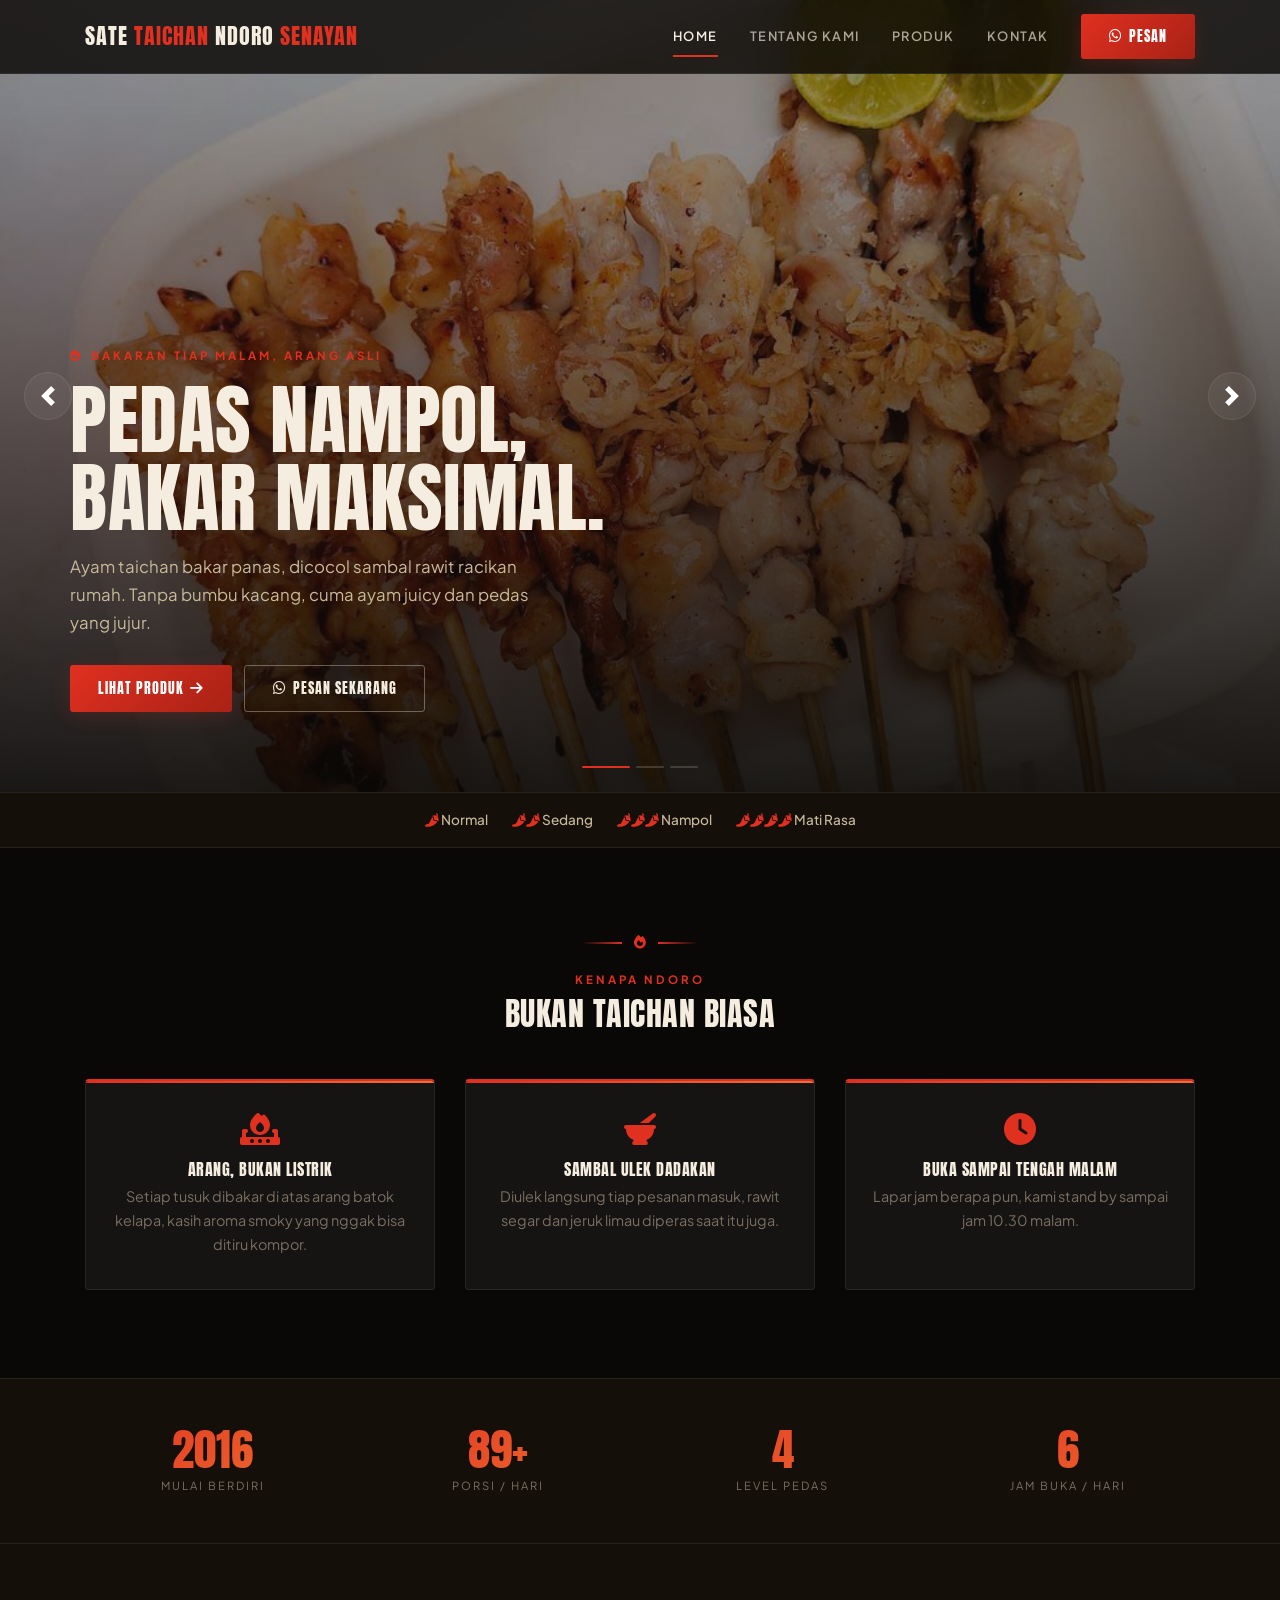
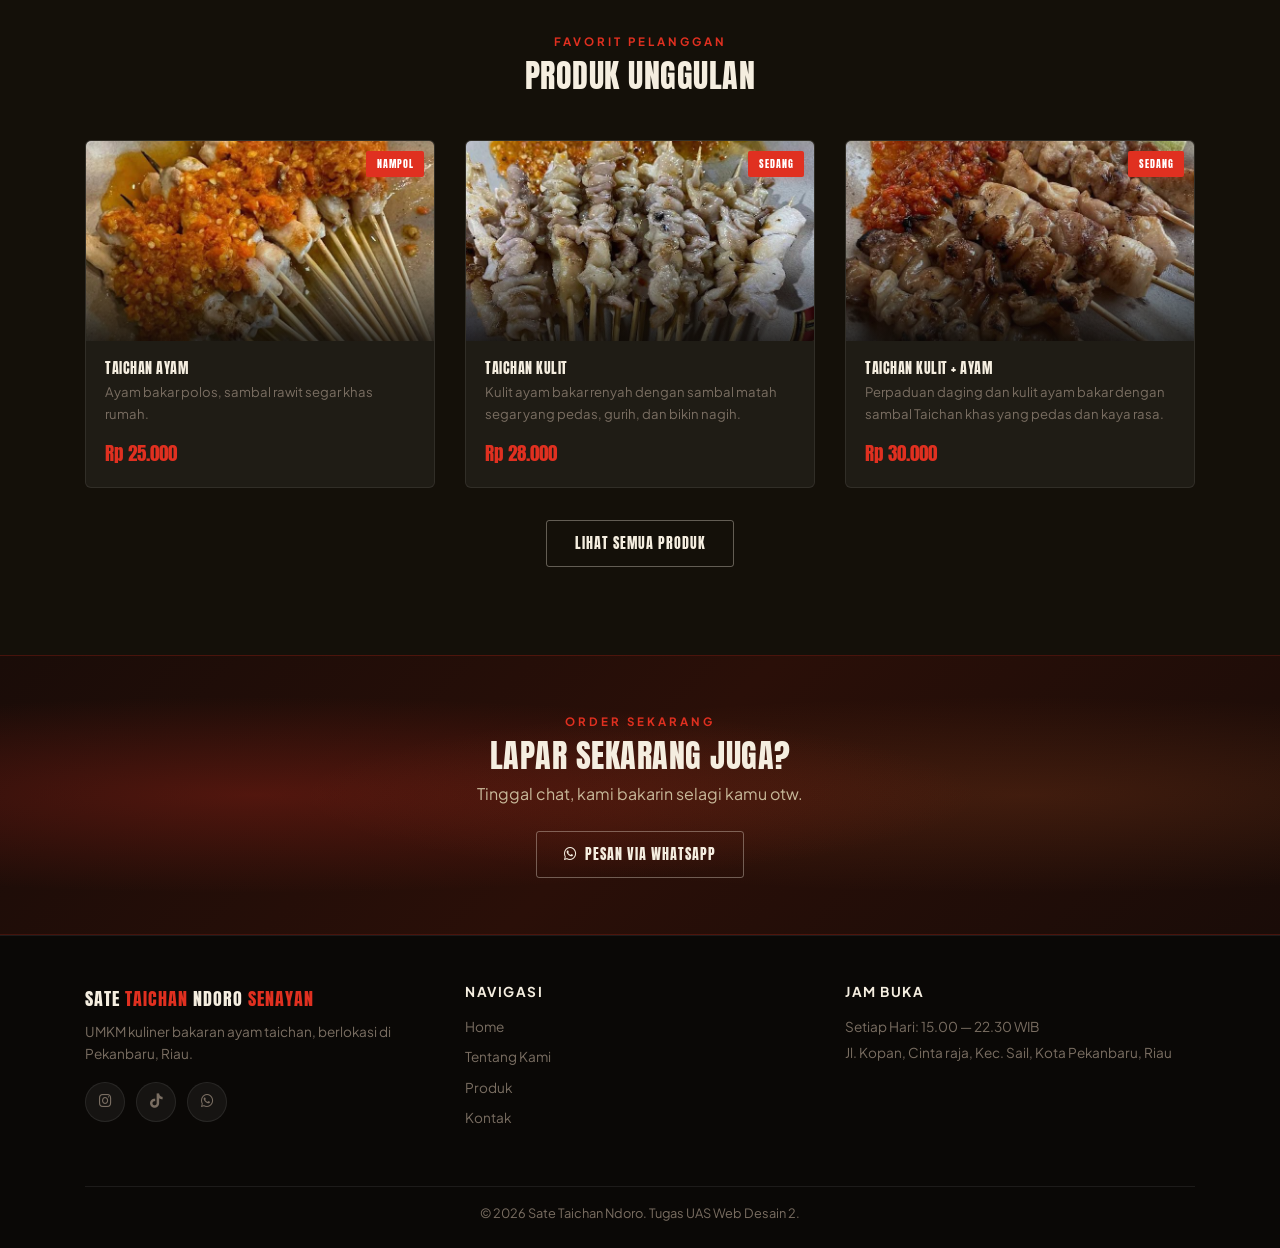
<file: index.html>
<!DOCTYPE html>
<html lang="id">
<head>
<meta charset="UTF-8">
<meta name="viewport" content="width=device-width, initial-scale=1.0">
<title>Sate Taichan Ndoro Senayan — Pedas Nampol, Bakar Maksimal</title>
<link rel="stylesheet" href="https://cdn.jsdelivr.net/npm/bootstrap@4.6.2/dist/css/bootstrap.min.css">
<link rel="stylesheet" href="https://cdnjs.cloudflare.com/ajax/libs/font-awesome/6.5.1/css/all.min.css">
<link rel="preconnect" href="https://fonts.googleapis.com">
<link href="https://fonts.googleapis.com/css2?family=Anton&family=Plus+Jakarta+Sans:wght@300;400;500;600;700;800&display=swap" rel="stylesheet">
<link rel="stylesheet" href="style.css">
</head>
<body>

<nav class="navbar navbar-expand-lg navbar-ndoro fixed-top" id="mainNav">
  <div class="container">
    <a class="navbar-brand" href="index.html">SATE <span>TAICHAN</span> NDORO <span>SENAYAN</span></a> 
    <button class="navbar-toggler" type="button" data-toggle="collapse" data-target="#navMenu">
      <span class="navbar-toggler-icon"></span>
    </button>
    <div class="collapse navbar-collapse" id="navMenu">
      <ul class="navbar-nav ml-auto align-items-lg-center">
        <li class="nav-item"><a class="nav-link active" href="index.html">Home</a></li>
        <li class="nav-item"><a class="nav-link" href="tentang.html">Tentang Kami</a></li>
        <li class="nav-item"><a class="nav-link" href="produk.html">Produk</a></li>
        <li class="nav-item"><a class="nav-link" href="kontak.html">Kontak</a></li>
        <li class="nav-item ml-lg-3">
          <a class="btn btn-bara btn-sm" href="https://wa.me/6285356181644" target="_blank"><i class="fab fa-whatsapp"></i> Pesan</a>
        </li>
      </ul>
    </div>
  </div>
</nav>

<!-- HERO CAROUSEL -->
<div id="heroCarousel" class="carousel slide hero-carousel" data-ride="carousel" data-interval="4500">
  <ol class="carousel-indicators">
    <li data-target="#heroCarousel" data-slide-to="0" class="active"></li>
    <li data-target="#heroCarousel" data-slide-to="1"></li>
    <li data-target="#heroCarousel" data-slide-to="2"></li>
  </ol>
  <div class="carousel-inner">
    <div class="carousel-item active" style="background-image:url(chan1.jpeg);">
      <div class="carousel-caption container">
        <div class="caption-inner">
          <div class="eyebrow mb-3"><i class="fas fa-fire mr-2"></i>Bakaran Tiap Malam, Arang Asli</div>
          <h1 class="display-hero mb-3">Pedas Nampol,<br>Bakar Maksimal.</h1>
          <p class="hero-sub">Ayam taichan bakar panas, dicocol sambal rawit racikan rumah. Tanpa bumbu kacang, cuma ayam juicy dan pedas yang jujur.</p>
          <div class="d-flex flex-wrap" style="gap:.75rem;">
            <a href="produk.html" class="btn btn-bara">Lihat Produk <i class="fas fa-arrow-right"></i></a>
            <a href="https://wa.me/6285356181644" target="blank" class="btn btn-outline-cream"><i class="fab fa-whatsapp"></i> Pesan Sekarang</a>
          </div>
        </div>
      </div>
    </div>
    <div class="carousel-item" style="background-image:url(chan2.jpeg);">
      <div class="carousel-caption container">
        <div class="caption-inner">
          <div class="eyebrow mb-3"><i class="fas fa-mortar-pestle mr-2"></i>Sambal Ulek Dadakan</div>
          <h1 class="display-hero mb-3">Sambal Racikan<br>Rumah Sendiri.</h1>
          <p class="hero-sub">Diulek langsung tiap pesanan masuk, pakai rawit segar dan jeruk limau asli.</p>
          <a href="produk.html" class="btn btn-bara">Lihat Produk <i class="fas fa-arrow-right"></i></a>
        </div>
      </div>
    </div>
    <div class="carousel-item" style="background-image:url(chan3.jpeg);">
      <div class="carousel-caption container">
        <div class="caption-inner">
          <div class="eyebrow mb-3"><i class="fas fa-clock mr-2"></i>Buka Sampai Jam 22.30 malam</div>
          <h1 class="display-hero mb-3">Lapar Malam?<br>Kami Siap Bakar.</h1>
          <p class="hero-sub">Buka tiap hari sampai jam setengah 11 malam, cocok buat begadang dan lembur.</p>
          <a href="kontak.html" class="btn btn-bara">Hubungi Kami <i class="fas fa-arrow-right"></i></a>
        </div>
      </div>
    </div>
  </div>
  <a class="carousel-control-prev" href="#heroCarousel" role="button" data-slide="prev"><span class="carousel-control-prev-icon"></span></a>
  <a class="carousel-control-next" href="#heroCarousel" role="button" data-slide="next"><span class="carousel-control-next-icon"></span></a>
</div>

<!-- SPICE STRIP -->
<div class="spice-strip py-3">
  <div class="container">
    <div class="d-flex justify-content-center flex-wrap" style="gap:1.5rem;">
      <span><i class="fas fa-pepper-hot text-ember"></i> Normal</span>
      <span><i class="fas fa-pepper-hot text-ember"></i><i class="fas fa-pepper-hot text-ember"></i> Sedang</span>
      <span><i class="fas fa-pepper-hot text-ember"></i><i class="fas fa-pepper-hot text-ember"></i><i class="fas fa-pepper-hot text-ember"></i> Nampol</span>
      <span><i class="fas fa-pepper-hot text-ember"></i><i class="fas fa-pepper-hot text-ember"></i><i class="fas fa-pepper-hot text-ember"></i><i class="fas fa-pepper-hot text-ember"></i> Mati Rasa</span>
    </div>
  </div>
</div>

<!-- KEUNGGULAN -->
<section class="section">
  <div class="container">
    <div class="text-center mb-5">
      <div class="skewer-divider"><span class="line"></span><i class="fas fa-fire"></i><span class="line"></span></div>
      <div class="eyebrow mb-2">Kenapa Ndoro</div>
      <h2 class="font-display" style="color:var(--cream)">Bukan Taichan Biasa</h2>
    </div>
    <div class="row">
      <div class="col-md-4 mb-4 mb-md-0">
        <div class="kartu-fitur text-center">
          <i class="fas fa-fire-burner d-block mb-3"></i>
          <h4 class="font-display">Arang, Bukan Listrik</h4>
          <p>Setiap tusuk dibakar di atas arang batok kelapa, kasih aroma smoky yang nggak bisa ditiru kompor.</p>
        </div>
      </div>
      <div class="col-md-4 mb-4 mb-md-0">
        <div class="kartu-fitur text-center">
          <i class="fas fa-mortar-pestle d-block mb-3"></i>
          <h4 class="font-display">Sambal Ulek Dadakan</h4>
          <p>Diulek langsung tiap pesanan masuk, rawit segar dan jeruk limau diperas saat itu juga.</p>
        </div>
      </div>
      <div class="col-md-4">
        <div class="kartu-fitur text-center">
          <i class="fas fa-clock d-block mb-3"></i>
          <h4 class="font-display">Buka Sampai Tengah Malam</h4>
          <p>Lapar jam berapa pun, kami stand by sampai jam 10.30 malam.</p>
        </div>
      </div>
    </div>
  </div>
</section>

<!-- STATISTIK -->
<div class="bg-coal py-5" style="border-top:1px solid var(--glass-border); border-bottom:1px solid var(--glass-border);">
  <div class="container">
    <div class="row text-center">
      <div class="col-6 col-md-3 mb-4 mb-md-0"><div class="stat-box"><div class="angka" data-target="2016" data-suffix="">2016</div><div class="label">Mulai Berdiri</div></div></div>
      <div class="col-6 col-md-3 mb-4 mb-md-0"><div class="stat-box"><div class="angka" data-target="200" data-suffix="+">200+</div><div class="label">Porsi / Hari</div></div></div>
      <div class="col-6 col-md-3"><div class="stat-box"><div class="angka" data-target="4" data-suffix="">4</div><div class="label">Level Pedas</div></div></div>
      <div class="col-6 col-md-3"><div class="stat-box"><div class="angka" data-target="8" data-suffix="">8</div><div class="label">Jam Buka / Hari</div></div></div>
    </div>
  </div>
</div>

<!-- PRODUK UNGGULAN -->
<section class="section bg-coal">
  <div class="container">
    <div class="text-center mb-5">
      <div class="eyebrow mb-2">Favorit Pelanggan</div>
      <h2 class="font-display" style="color:var(--cream)">Produk Unggulan</h2>
    </div>
    <div class="row">
      <div class="col-md-4 mb-4">
        <div class="kartu-menu">
          <div class="foto" style="background-image:url(ayam.jpeg);"><span class="badge-pedas">NAMPOL</span></div>
          <div class="isi"><h5 class="font-display">Taichan Ayam</h5><p>Ayam bakar polos, sambal rawit segar khas rumah.</p><span class="harga">Rp 25.000</span></div>
        </div>
      </div>
      <div class="col-md-4 mb-4">
        <div class="kartu-menu">
          <div class="foto" style="background-image:url(kulit.jpeg);"><span class="badge-pedas">SEDANG</span></div>
          <div class="isi"><h5 class="font-display">Taichan kulit</h5><p>Kulit ayam bakar renyah dengan sambal matah segar yang pedas, gurih, dan bikin nagih.</p><span class="harga">Rp 28.000</span></div>
        </div>
      </div>
      <div class="col-md-4 mb-4">
        <div class="kartu-menu">
          <div class="foto" style="background-image:url(campur.jpeg);"><span class="badge-pedas">SEDANG</span></div>
          <div class="isi"><h5 class="font-display">Taichan Kulit + Ayam</h5><p>Perpaduan daging dan kulit ayam bakar dengan sambal Taichan khas yang pedas dan kaya rasa.</p><span class="harga">Rp 30.000</span></div>
        </div>
      </div>
    </div>
    <div class="text-center mt-2">
      <a href="produk.html" class="btn btn-outline-cream">Lihat Semua Produk</a>
    </div>
  </div>
</section>

<!-- CTA -->
<section class="cta-banner py-5">
  <div class="container text-center py-2">
    <div class="eyebrow mb-2">Order Sekarang</div>
    <h3 class="font-display mb-2" style="font-size:2rem;">Lapar Sekarang Juga?</h3>
    <p class="mb-4" style="color:var(--cream-dim);">Tinggal chat, kami bakarin selagi kamu otw.</p>
    <a href="https://wa.me/6285356181644" target="_blank" class="btn btn-outline-cream"><i class="fab fa-whatsapp"></i> Pesan via WhatsApp</a>
  </div>
</section>

<!-- FOOTER -->
<footer class="footer-ndoro pt-5 pb-4">
  <div class="container">
    <div class="row">
      <div class="col-md-4 mb-4">
        <div class="footer-brand mb-2">SATE <span>TAICHAN</span> NDORO <span>SENAYAN</span></div>
        <p class="mb-3">UMKM kuliner bakaran ayam taichan, berlokasi di Pekanbaru, Riau.</p>
        <div class="sosial">
          <a href="https://www.instagram.com/taichanndorosenayan?igsh=OXV0dW5rdGIwYjVm"><i class="fab fa-instagram"></i></a>
          <a href="#"><i class="fab fa-tiktok"></i></a>
          <a href="https://wa.me/6285356181644" target="_blank"><i class="fab fa-whatsapp"></i></a>
        </div>
      </div>
      <div class="col-md-4 mb-4">
        <h5>Navigasi</h5>
        <ul class="list-unstyled">
          <li><a href="index.html">Home</a></li>
          <li><a href="tentang.html">Tentang Kami</a></li>
          <li><a href="produk.html">Produk</a></li>
          <li><a href="kontak.html">Kontak</a></li>
        </ul>
      </div>
      <div class="col-md-4 mb-4">
        <h5>Jam Buka</h5>
        <p class="mb-1">Setiap Hari: 15.00 — 22.30 WIB</p>
        <p>Jl. Kopan, Cinta raja, Kec. Sail, Kota Pekanbaru, Riau</p>
      </div>
    </div>
    <hr class="footer-hr">
    <p class="text-center mb-0" style="font-size:.8rem;">&copy; 2026 Sate Taichan Ndoro. Tugas UAS Web Desain 2.</p>
  </div>
</footer>

<button id="btnTop"><i class="fas fa-arrow-up"></i></button>

<script src="https://cdn.jsdelivr.net/npm/jquery@3.6.0/dist/jquery.min.js"></script>
<script src="https://cdn.jsdelivr.net/npm/bootstrap@4.6.2/dist/js/bootstrap.bundle.min.js"></script>
<script src="main.js"></script>
<script>
  // Navbar scroll effect
  window.addEventListener('scroll', function(){
    document.getElementById('mainNav').classList.toggle('scrolled', window.scrollY > 50);
  });
</script>
</body>
</html>
</file>
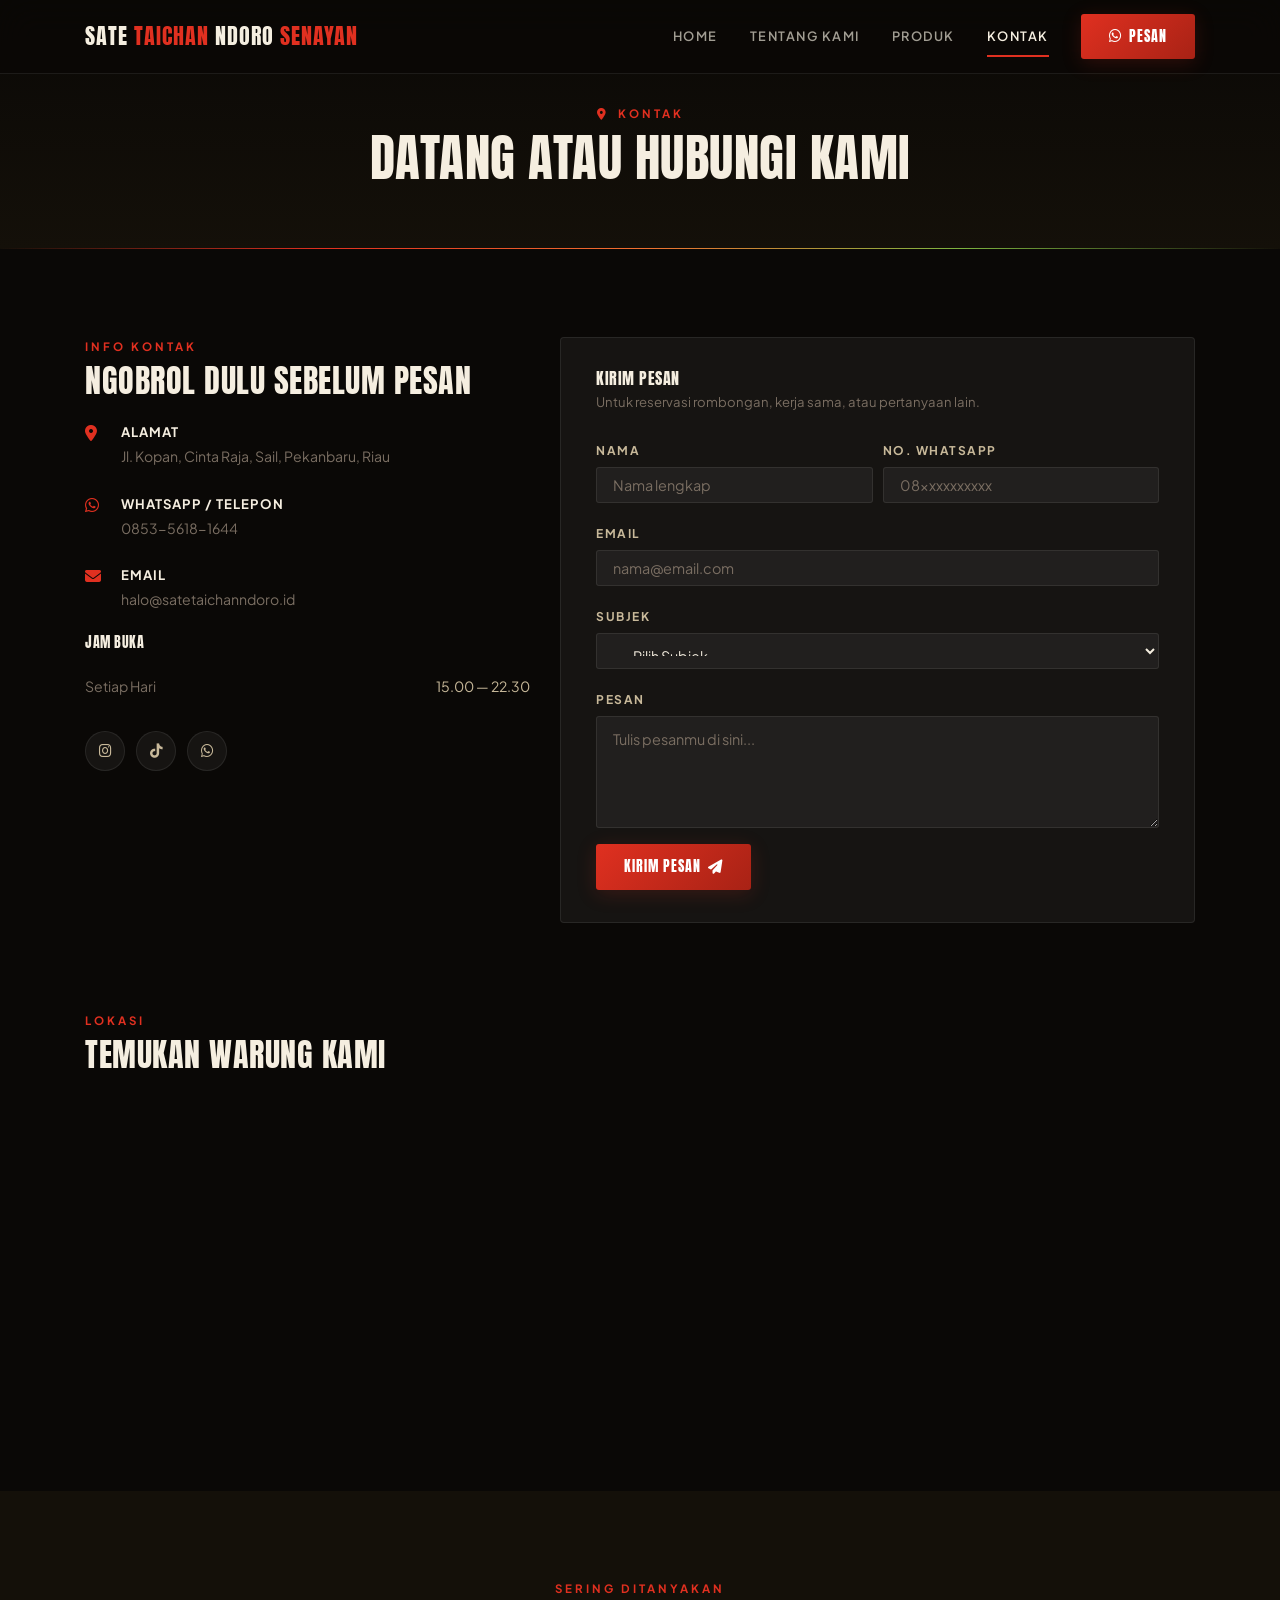
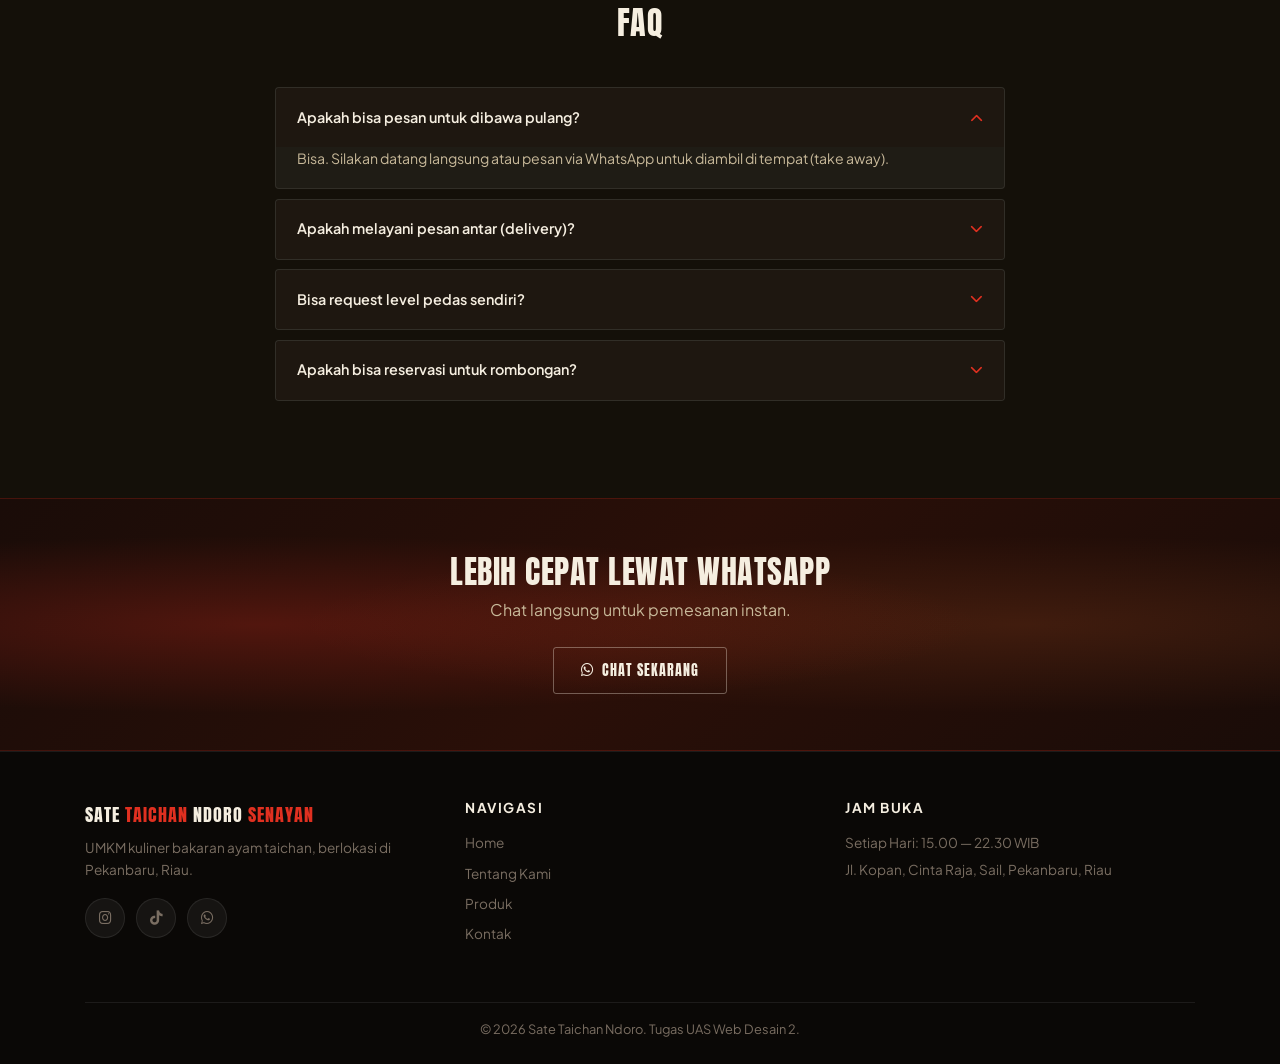
<file: kontak.html>
<!DOCTYPE html>
<html lang="id">
<head>
<meta charset="UTF-8">
<meta name="viewport" content="width=device-width, initial-scale=1.0">
<title>Kontak — Sate Taichan Ndoro Senayan</title>
<link rel="stylesheet" href="https://cdn.jsdelivr.net/npm/bootstrap@4.6.2/dist/css/bootstrap.min.css">
<link rel="stylesheet" href="https://cdnjs.cloudflare.com/ajax/libs/font-awesome/6.5.1/css/all.min.css">
<link href="https://fonts.googleapis.com/css2?family=Anton&family=Plus+Jakarta+Sans:wght@300;400;500;600;700;800&display=swap" rel="stylesheet">
<link rel="stylesheet" href="style.css">
</head>
<body>

<nav class="navbar navbar-expand-lg navbar-ndoro fixed-top" id="mainNav">
  <div class="container">
    <a class="navbar-brand" href="index.html">SATE <span>TAICHAN</span> NDORO <span>SENAYAN</span></a>
    <button class="navbar-toggler" type="button" data-toggle="collapse" data-target="#navMenu"><span class="navbar-toggler-icon"></span></button>
    <div class="collapse navbar-collapse" id="navMenu">
      <ul class="navbar-nav ml-auto align-items-lg-center">
        <li class="nav-item"><a class="nav-link" href="index.html">Home</a></li>
        <li class="nav-item"><a class="nav-link" href="tentang.html">Tentang Kami</a></li>
        <li class="nav-item"><a class="nav-link" href="produk.html">Produk</a></li>
        <li class="nav-item"><a class="nav-link active" href="kontak.html">Kontak</a></li>
        <li class="nav-item ml-lg-3"><a class="btn btn-bara btn-sm" href="https://wa.me/6285356181644" target="_blank"><i class="fab fa-whatsapp"></i> Pesan</a></li>
      </ul>
    </div>
  </div>
</nav>

<header class="page-header">
  <div class="container">
    <div class="eyebrow mb-2"><i class="fas fa-location-dot mr-1"></i> Kontak</div>
    <h1 class="font-display">Datang atau Hubungi Kami</h1>
  </div>
</header>

<section class="section">
  <div class="container">
    <div class="row">

      <!-- INFO KONTAK -->
      <div class="col-lg-5 mb-5 mb-lg-0 info-kontak">
        <div class="eyebrow mb-2">Info Kontak</div>
        <h2 class="font-display mb-4" style="color:var(--cream)">Ngobrol Dulu Sebelum Pesan</h2>

        <div class="d-flex mb-4">
          <i class="fas fa-location-dot text-ember mr-3"></i>
          <div><strong>Alamat</strong><p>Jl. Kopan, Cinta Raja, Sail, Pekanbaru, Riau</p></div>
        </div>
        <div class="d-flex mb-4">
          <i class="fab fa-whatsapp text-ember mr-3"></i>
          <div><strong>WhatsApp / Telepon</strong><p>0853-5618-1644</p></div>
        </div>
        <div class="d-flex mb-4">
          <i class="fas fa-envelope text-ember mr-3"></i>
          <div><strong>Email</strong><p>halo@satetaichanndoro.id</p></div>
        </div>

        <h5 class="font-display mb-3" style="color:var(--cream);font-size:.9rem;">Jam Buka</h5>
        <table class="table tabel-jam mb-4">
          <tbody>
            <tr><td>Setiap Hari</td><td class="text-right" style="color:var(--cream-dim);">15.00 — 22.30</td></tr>
          </tbody>
        </table>

        <div class="sosial">
          <a href="https://www.instagram.com/taichanndorosenayan?igsh=OXV0dW5rdGIwYjVm"><i class="fab fa-instagram"></i></a>
          <a href="#"><i class="fab fa-tiktok"></i></a>
          <a href="https://wa.me/6285356181644" target="_blank"><i class="fab fa-whatsapp"></i></a>
        </div>
      </div>

      <!-- FORM -->
      <div class="col-lg-7">
        <div class="kartu-visi" style="padding:2rem 2.2rem;">
          <h4 class="font-display mb-1" style="font-size:1rem;color:var(--cream);">Kirim Pesan</h4>
          <p style="color:var(--muted);font-size:.82rem;" class="mb-4">Untuk reservasi rombongan, kerja sama, atau pertanyaan lain.</p>

          <div id="formAlert" class="alert alert-success d-none" role="alert"></div>

          <form class="form-ndoro needs-validation" novalidate>
            <div class="form-row">
              <div class="form-group col-md-6">
                <label>Nama</label>
                <input type="text" class="form-control" placeholder="Nama lengkap" required>
                <div class="invalid-feedback">Nama wajib diisi.</div>
              </div>
              <div class="form-group col-md-6">
                <label>No. WhatsApp</label>
                <input type="tel" class="form-control" pattern="[0-9]{9,15}" placeholder="08xxxxxxxxxx" required>
                <div class="invalid-feedback">Masukkan Nomor yang valid.</div>
              </div>
            </div>
            <div class="form-group">
              <label>Email</label>
              <input type="email" class="form-control" placeholder="nama@email.com" required>
              <div class="invalid-feedback">Masukkan email yang valid.</div>
            </div>
            <div class="form-group">
              <label>Subjek</label>
              <select class="form-control" required>
                <option value="">-- Pilih Subjek --</option>
                <option>Reservasi Rombongan</option>
                <option>Kerja Sama / Kemitraan</option>
                <option>Saran &amp; Masukan</option>
                <option>Lainnya</option>
              </select>
              <div class="invalid-feedback">Pilih subjek pesan.</div>
            </div>
            <div class="form-group">
              <label>Pesan</label>
              <textarea class="form-control" rows="4" placeholder="Tulis pesanmu di sini..." required minlength="10"></textarea>
              <div class="invalid-feedback">Pesan minimal 10 karakter.</div>
            </div>
            <button type="submit" class="btn btn-bara">Kirim Pesan <i class="fas fa-paper-plane"></i></button>
          </form>
        </div>
      </div>

    </div>
  </div>
</section>

<!-- PETA -->
<section class="pb-5">
  <div class="container">
    <div class="eyebrow mb-2">Lokasi</div>
    <h2 class="font-display mb-4" style="color:var(--cream)">Temukan Warung Kami</h2>
    <div class="peta-wrap">
      <iframe src="https://www.google.com/maps/embed?pb=!1m18!1m12!1m3!1d3989.6611085184786!2d101.45178397576386!3d0.5086336637005134!2m3!1f0!2f0!3f0!3m2!1i1024!2i768!4f13.1!3m3!1m2!1s0x31d5af60c9c2a3cd%3A0xf2dd821386316a8c!2sTAICHAN%20NDORO%20SENAYAN!5e0!3m2!1sid!2sid!4v1784093912926!5m2!1sid!2sid" width="600" height="450" style="border:0;" allowfullscreen="" loading="lazy" referrerpolicy="strict-origin-when-cross-origin"></iframe>
    </div>
  </div>
</section>

<!-- FAQ ACCORDION -->
<section class="section bg-coal">
  <div class="container">
    <div class="text-center mb-5">
      <div class="eyebrow mb-2">Sering Ditanyakan</div>
      <h2 class="font-display" style="color:var(--cream)">FAQ</h2>
    </div>
    <div class="row">
      <div class="col-lg-8 mx-auto">
        <div id="accordionFAQ">
          <div class="card card-faq">
            <div class="card-header" id="h1">
              <button class="btn-faq" type="button" data-toggle="collapse" data-target="#c1" aria-expanded="true">Apakah bisa pesan untuk dibawa pulang? <i class="fas fa-chevron-down"></i></button>
            </div>
            <div id="c1" class="collapse show" data-parent="#accordionFAQ">
              <div class="card-body">Bisa. Silakan datang langsung atau pesan via WhatsApp untuk diambil di tempat (take away).</div>
            </div>
          </div>
          <div class="card card-faq">
            <div class="card-header" id="h2">
              <button class="btn-faq collapsed" type="button" data-toggle="collapse" data-target="#c2" aria-expanded="false">Apakah melayani pesan antar (delivery)? <i class="fas fa-chevron-down"></i></button>
            </div>
            <div id="c2" class="collapse" data-parent="#accordionFAQ">
              <div class="card-body">Saat ini pesan antar dilayani via WhatsApp untuk area sekitar lokasi. Tanyakan ongkos kirim terlebih dahulu.</div>
            </div>
          </div>
          <div class="card card-faq">
            <div class="card-header" id="h3">
              <button class="btn-faq collapsed" type="button" data-toggle="collapse" data-target="#c3" aria-expanded="false">Bisa request level pedas sendiri? <i class="fas fa-chevron-down"></i></button>
            </div>
            <div id="c3" class="collapse" data-parent="#accordionFAQ">
              <div class="card-body">Tentu, sebutkan saja level pedas saat memesan: Normal, Sedang, Nampol, atau Mati Rasa.</div>
            </div>
          </div>
          <div class="card card-faq">
            <div class="card-header" id="h4">
              <button class="btn-faq collapsed" type="button" data-toggle="collapse" data-target="#c4" aria-expanded="false">Apakah bisa reservasi untuk rombongan? <i class="fas fa-chevron-down"></i></button>
            </div>
            <div id="c4" class="collapse" data-parent="#accordionFAQ">
              <div class="card-body">Bisa, isi form kontak di atas dengan subjek "Reservasi Rombongan" minimal 1 hari sebelumnya.</div>
            </div>
          </div>
        </div>
      </div>
    </div>
  </div>
</section>

<section class="cta-banner py-5">
  <div class="container text-center py-2">
    <h3 class="font-display mb-2" style="font-size:2rem;">Lebih Cepat Lewat WhatsApp</h3>
    <p class="mb-4" style="color:var(--cream-dim);">Chat langsung untuk pemesanan instan.</p>
    <a href="https://wa.me/6285356181644" target="_blank" class="btn btn-outline-cream"><i class="fab fa-whatsapp"></i> Chat Sekarang</a>
  </div>
</section>

<footer class="footer-ndoro pt-5 pb-4">
  <div class="container">
    <div class="row">
      <div class="col-md-4 mb-4">
        <div class="footer-brand mb-2">SATE <span>TAICHAN</span> NDORO <span>SENAYAN</span></div>
        <p class="mb-3">UMKM kuliner bakaran ayam taichan, berlokasi di Pekanbaru, Riau.</p>
        <div class="sosial">
          <a href="https://www.instagram.com/taichanndorosenayan?igsh=OXV0dW5rdGIwYjVm"><i class="fab fa-instagram"></i></a>
          <a href="#"><i class="fab fa-tiktok"></i></a>
          <a href="https://wa.me/6285356181644" target="_blank"><i class="fab fa-whatsapp"></i></a>
        </div>
      </div>
      <div class="col-md-4 mb-4">
        <h5>Navigasi</h5>
        <ul class="list-unstyled">
          <li><a href="index.html">Home</a></li>
          <li><a href="tentang.html">Tentang Kami</a></li>
          <li><a href="produk.html">Produk</a></li>
          <li><a href="kontak.html">Kontak</a></li>
        </ul>
      </div>
      <div class="col-md-4 mb-4">
        <h5>Jam Buka</h5>
        <p class="mb-1">Setiap Hari: 15.00 — 22.30 WIB</p>
        <p>Jl. Kopan, Cinta Raja, Sail, Pekanbaru, Riau</p>
      </div>
    </div>
    <hr class="footer-hr">
    <p class="text-center mb-0" style="font-size:.8rem;">&copy; 2026 Sate Taichan Ndoro. Tugas UAS Web Desain 2.</p>
  </div>
</footer>

<button id="btnTop"><i class="fas fa-arrow-up"></i></button>
<script src="https://cdn.jsdelivr.net/npm/jquery@3.6.0/dist/jquery.min.js"></script>
<script src="https://cdn.jsdelivr.net/npm/bootstrap@4.6.2/dist/js/bootstrap.bundle.min.js"></script>
<script src="main.js"></script>
<script>window.addEventListener('scroll',function(){document.getElementById('mainNav').classList.toggle('scrolled',window.scrollY>50);});</script>
</body>
          </html>
</file>
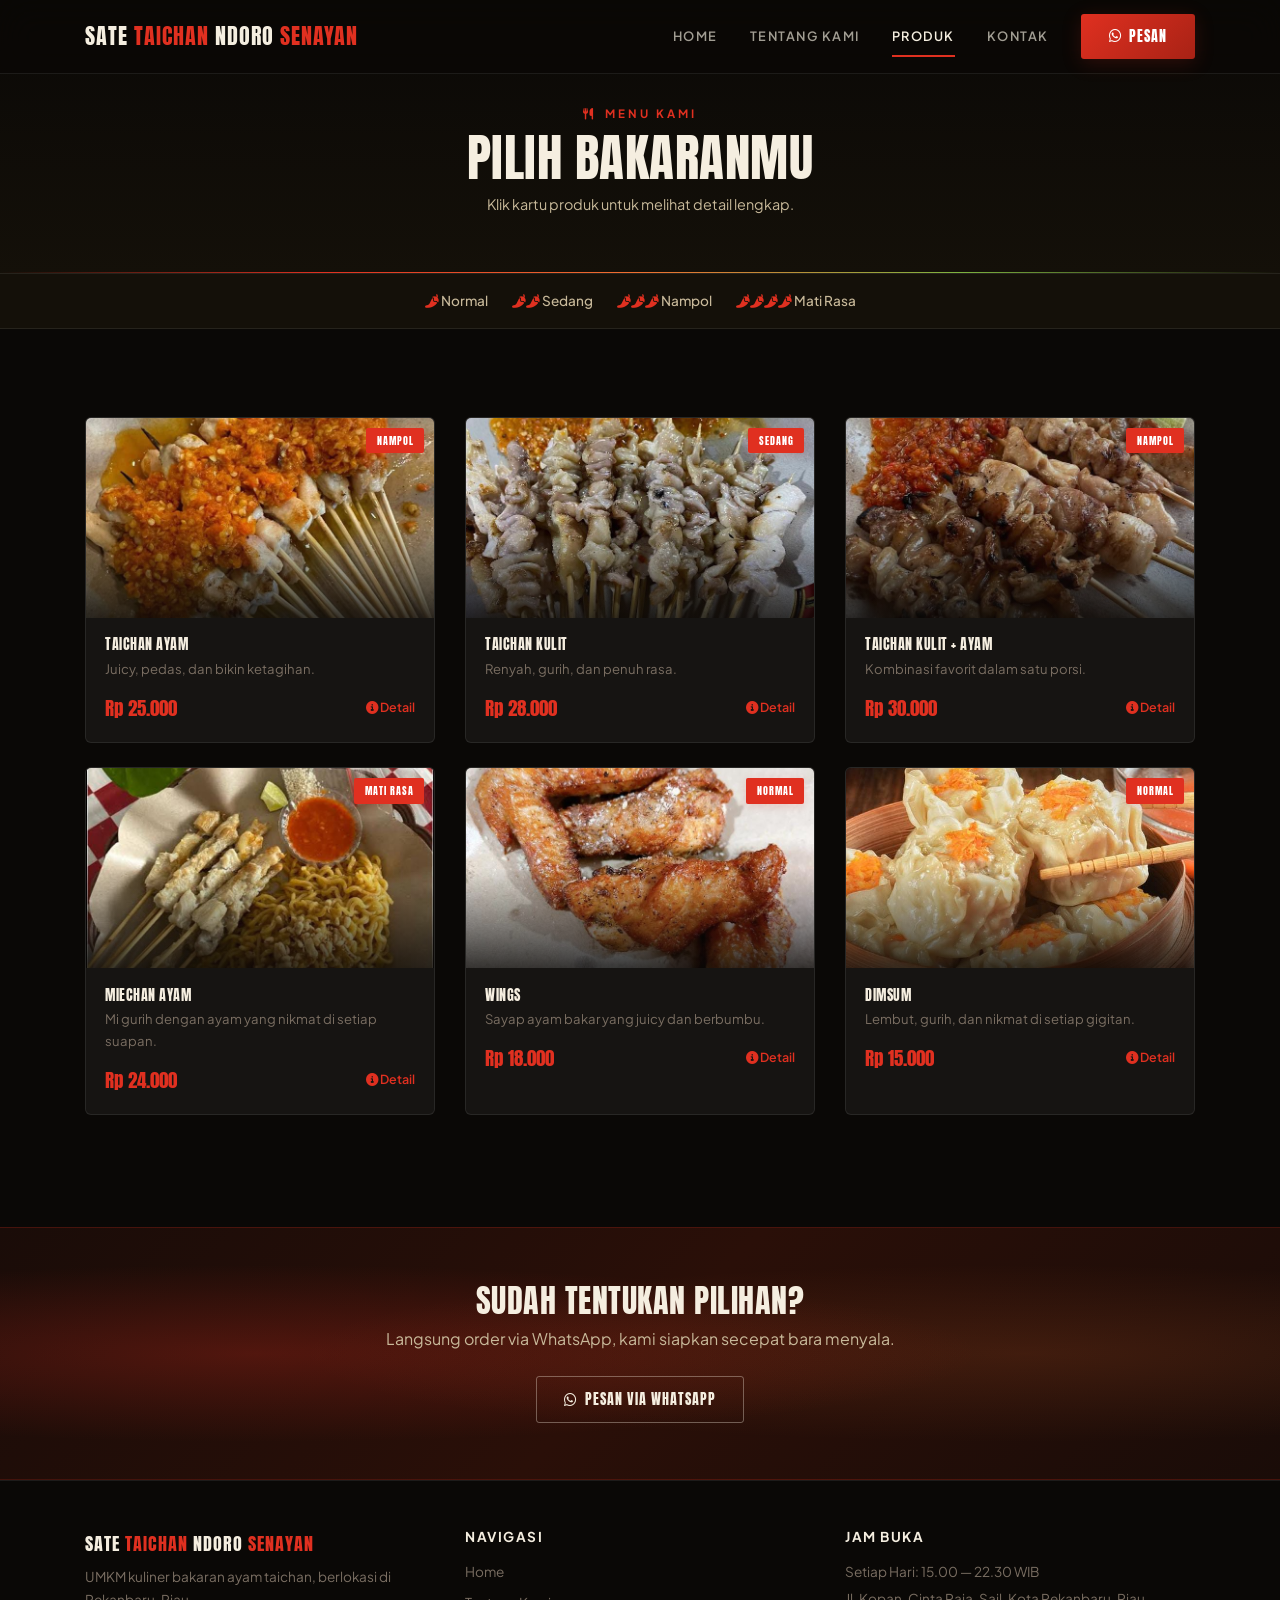
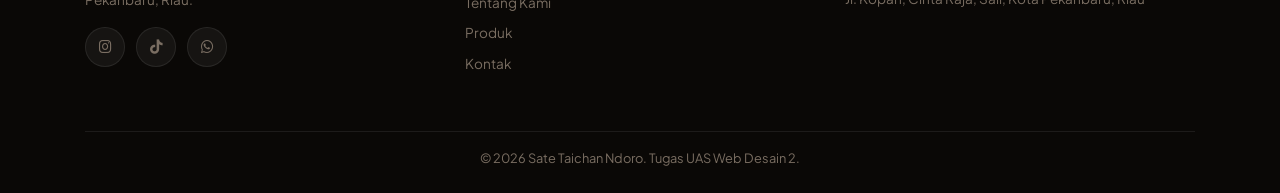
<file: produk.html>
<!DOCTYPE html>
<html lang="id">
<head>
<meta charset="UTF-8">
<meta name="viewport" content="width=device-width, initial-scale=1.0">
<title>Produk — Sate Taichan Ndoro Senayan</title>
<link rel="stylesheet" href="https://cdn.jsdelivr.net/npm/bootstrap@4.6.2/dist/css/bootstrap.min.css">
<link rel="stylesheet" href="https://cdnjs.cloudflare.com/ajax/libs/font-awesome/6.5.1/css/all.min.css">
<link href="https://fonts.googleapis.com/css2?family=Anton&family=Plus+Jakarta+Sans:wght@300;400;500;600;700;800&display=swap" rel="stylesheet">
<link rel="stylesheet" href="style.css">
</head>
<body>

<nav class="navbar navbar-expand-lg navbar-ndoro fixed-top" id="mainNav">
  <div class="container">
    <a class="navbar-brand" href="index.html">SATE <span>TAICHAN</span> NDORO <span>SENAYAN</span></a>
    <button class="navbar-toggler" type="button" data-toggle="collapse" data-target="#navMenu"><span class="navbar-toggler-icon"></span></button>
    <div class="collapse navbar-collapse" id="navMenu">
      <ul class="navbar-nav ml-auto align-items-lg-center">
        <li class="nav-item"><a class="nav-link" href="index.html">Home</a></li>
        <li class="nav-item"><a class="nav-link" href="tentang.html">Tentang Kami</a></li>
        <li class="nav-item"><a class="nav-link active" href="produk.html">Produk</a></li>
        <li class="nav-item"><a class="nav-link" href="kontak.html">Kontak</a></li>
        <li class="nav-item ml-lg-3"><a class="btn btn-bara btn-sm" href="https://wa.me/6285356181644" target="_blank"><i class="fab fa-whatsapp"></i> Pesan</a></li>
      </ul>
    </div>
  </div>
</nav>

<header class="page-header">
  <div class="container">
    <div class="eyebrow mb-2"><i class="fas fa-utensils mr-1"></i> Menu Kami</div>
    <h1 class="font-display">Pilih Bakaranmu</h1>
    <p class="mb-0" style="color:var(--cream-dim);font-size:.9rem;">Klik kartu produk untuk melihat detail lengkap.</p>
  </div>
</header>

<div class="spice-strip py-3">
  <div class="container">
    <div class="d-flex justify-content-center flex-wrap" style="gap:1.5rem;">
      <span><i class="fas fa-pepper-hot text-ember"></i> Normal</span>
      <span><i class="fas fa-pepper-hot text-ember"></i><i class="fas fa-pepper-hot text-ember"></i> Sedang</span>
      <span><i class="fas fa-pepper-hot text-ember"></i><i class="fas fa-pepper-hot text-ember"></i><i class="fas fa-pepper-hot text-ember"></i> Nampol</span>
      <span><i class="fas fa-pepper-hot text-ember"></i><i class="fas fa-pepper-hot text-ember"></i><i class="fas fa-pepper-hot text-ember"></i><i class="fas fa-pepper-hot text-ember"></i> Mati Rasa</span>
    </div>
  </div>
</div>

<section class="section">
  <div class="container">
    <div class="row">

      <div class="col-md-6 col-lg-4 mb-4">
        <div class="kartu-menu" data-toggle="modal" data-target="#modalProduk"
          data-nama="Taichan Ayam" data-harga="Rp 25.000" data-level="Nampol (Level 3 dari 4)"
          data-deskripsi="Daging ayam bakar empuk dengan sambal Taichan pedas yang menggugah selera."
          data-foto="ayam.jpeg">
          <div class="foto" style="background-image:url(ayam.jpeg);"><span class="badge-pedas">NAMPOL</span></div>
          <div class="isi">
            <h5 class="font-display">Taichan Ayam</h5>
            <p>Juicy, pedas, dan bikin ketagihan.</p>
            <div class="d-flex justify-content-between align-items-center">
              <span class="harga">Rp 25.000</span>
              <span class="detail-hint"><i class="fas fa-circle-info"></i> Detail</span>
            </div>
          </div>
        </div>
      </div>

      <div class="col-md-6 col-lg-4 mb-4">
        <div class="kartu-menu" data-toggle="modal" data-target="#modalProduk"
          data-nama="Taichan Kulit" data-harga="Rp 28.000" data-level="Sedang (Level 2 dari 4)"
          data-deskripsi="Kulit ayam bakar renyah dengan sambal pedas gurih yang bikin nagih."
          data-foto="kulit.jpeg">
          <div class="foto" style="background-image:url(kulit.jpeg);"><span class="badge-pedas">SEDANG</span></div>
          <div class="isi">
            <h5 class="font-display">Taichan Kulit</h5>
            <p>Renyah, gurih, dan penuh rasa.</p>
            <div class="d-flex justify-content-between align-items-center">
              <span class="harga">Rp 28.000</span>
              <span class="detail-hint"><i class="fas fa-circle-info"></i> Detail</span>
            </div>
          </div>
        </div>
      </div>

      <div class="col-md-6 col-lg-4 mb-4">
        <div class="kartu-menu" data-toggle="modal" data-target="#modalProduk"
          data-nama="Taichan Kulit + Ayam" data-harga="Rp 30.000" data-level="Nampol (Level 3 dari 4)"
          data-deskripsi="Perpaduan daging dan kulit ayam bakar dalam satu porsi yang nikmat."
          data-foto="campur.jpeg">
          <div class="foto" style="background-image:url(campur.jpeg);"><span class="badge-pedas">NAMPOL</span></div>
          <div class="isi">
            <h5 class="font-display">Taichan Kulit + Ayam</h5>
            <p>Kombinasi favorit dalam satu porsi.</p>
            <div class="d-flex justify-content-between align-items-center">
              <span class="harga">Rp 30.000</span>
              <span class="detail-hint"><i class="fas fa-circle-info"></i> Detail</span>
            </div>
          </div>
        </div>
      </div>

      <div class="col-md-6 col-lg-4 mb-4">
        <div class="kartu-menu" data-toggle="modal" data-target="#modalProduk"
          data-nama="Miechan Ayam" data-harga="Rp 24.000" data-level="MATI RASA (Level 4 dari 4)"
          data-deskripsi="Mi kenyal dengan taichan ayam dan sambal khas yang lezat dan mengenyangkan."
          data-foto="miechanayam.jpeg">
          <div class="foto" style="background-image:url(miechanayam.jpeg);"><span class="badge-pedas">MATI RASA</span></div>
          <div class="isi">
            <h5 class="font-display">Miechan Ayam</h5>
            <p>Mi gurih dengan ayam yang nikmat di setiap suapan.</p>
            <div class="d-flex justify-content-between align-items-center">
              <span class="harga">Rp 24.000</span>
              <span class="detail-hint"><i class="fas fa-circle-info"></i> Detail</span>
            </div>
          </div>
        </div>
      </div>

      <div class="col-md-6 col-lg-4 mb-4">
        <div class="kartu-menu" data-toggle="modal" data-target="#modalProduk"
          data-nama="Wings" data-harga="Rp 18.000" data-level="Normal (Level 1 dari 4)"
          data-deskripsi="Sayap ayam bakar berbumbu khas dengan cita rasa gurih."
          data-foto="sayap.jpeg">
          <div class="foto" style="background-image:url(sayap.jpeg);"><span class="badge-pedas">NORMAL</span></div>
          <div class="isi">
            <h5 class="font-display">Wings</h5>
            <p>Sayap ayam bakar yang juicy dan berbumbu.</p>
            <div class="d-flex justify-content-between align-items-center">
              <span class="harga">Rp 18.000</span>
              <span class="detail-hint"><i class="fas fa-circle-info"></i> Detail</span>
            </div>
          </div>
        </div>
      </div>

      <div class="col-md-6 col-lg-4 mb-4">
        <div class="kartu-menu" data-toggle="modal" data-target="#modalProduk"
          data-nama="Dimsum" data-harga="Rp 15.000" data-level="Normal (Level 1 dari 4)"
          data-deskripsi="Dimsum lembut dengan isian gurih dan cita rasa yang lezat."
          data-foto="dimsum.jpeg">
          <div class="foto" style="background-image:url(dimsum.jpeg);"><span class="badge-pedas">NORMAL</span></div>
          <div class="isi">
            <h5 class="font-display">Dimsum</h5>
            <p>Lembut, gurih, dan nikmat di setiap gigitan.</p>
            <div class="d-flex justify-content-between align-items-center">
              <span class="harga">Rp 15.000</span>
              <span class="detail-hint"><i class="fas fa-circle-info"></i> Detail</span>
            </div>
          </div>
        </div>
      </div>

    </div>
  </div>
</section>

<!-- MODAL -->
<div class="modal fade modal-ndoro" id="modalProduk" tabindex="-1" role="dialog" aria-hidden="true">
  <div class="modal-dialog modal-dialog-centered" role="document">
    <div class="modal-content">
      <div class="modal-header">
        <h5 class="modal-title font-display">Nama Produk</h5>
        <button type="button" class="close" data-dismiss="modal"><span>&times;</span></button>
      </div>
      <div class="foto-modal"></div>
      <div class="modal-body">
        <p class="modal-deskripsi mb-3"></p>
        <p class="mb-1" style="color:var(--muted);font-size:.82rem;"><strong style="color:var(--cream-dim);">Tingkat Pedas:</strong> <span class="modal-level"></span></p>
        <div class="modal-harga mt-2"></div>
      </div>
      <div class="modal-footer">
        <a href="https://wa.me/6285356181644" target="_blank" class="btn btn-bara btn-block"><i class="fab fa-whatsapp"></i> Pesan Produk Ini</a>
      </div>
    </div>
  </div>
</div>

<section class="cta-banner py-5">
  <div class="container text-center py-2">
    <h3 class="font-display mb-2" style="font-size:2rem;">Sudah Tentukan Pilihan?</h3>
    <p class="mb-4" style="color:var(--cream-dim);">Langsung order via WhatsApp, kami siapkan secepat bara menyala.</p>
    <a href="https://wa.me/6285356181644" target="_blank" class="btn btn-outline-cream"><i class="fab fa-whatsapp"></i> Pesan via WhatsApp</a>
  </div>
</section>

<footer class="footer-ndoro pt-5 pb-4">
  <div class="container">
    <div class="row">
      <div class="col-md-4 mb-4">
        <div class="footer-brand mb-2">SATE <span>TAICHAN</span> NDORO <span>SENAYAN</span></div>
        <p class="mb-3">UMKM kuliner bakaran ayam taichan, berlokasi di Pekanbaru, Riau.</p>
        <div class="sosial">
          <a href="https://www.instagram.com/taichanndorosenayan?igsh=OXV0dW5rdGIwYjVm"><i class="fab fa-instagram"></i></a>
          <a href="#"><i class="fab fa-tiktok"></i></a>
          <a href="https://wa.me/6285356181644" target="_blank"><i class="fab fa-whatsapp"></i></a>
        </div>
      </div>
      <div class="col-md-4 mb-4">
        <h5>Navigasi</h5>
        <ul class="list-unstyled">
          <li><a href="index.html">Home</a></li>
          <li><a href="tentang.html">Tentang Kami</a></li>
          <li><a href="produk.html">Produk</a></li>
          <li><a href="kontak.html">Kontak</a></li>
        </ul>
      </div>
      <div class="col-md-4 mb-4">
        <h5>Jam Buka</h5>
        <p class="mb-1">Setiap Hari: 15.00 — 22.30 WIB</p>
        <p>Jl. Kopan, Cinta Raja, Sail, Kota Pekanbaru, Riau</p>
      </div>
    </div>
    <hr class="footer-hr">
    <p class="text-center mb-0" style="font-size:.8rem;">&copy; 2026 Sate Taichan Ndoro. Tugas UAS Web Desain 2.</p>
  </div>
</footer>

<button id="btnTop"><i class="fas fa-arrow-up"></i></button>
<script src="https://cdn.jsdelivr.net/npm/jquery@3.6.0/dist/jquery.min.js"></script>
<script src="https://cdn.jsdelivr.net/npm/bootstrap@4.6.2/dist/js/bootstrap.bundle.min.js"></script>
<script src="main.js"></script>
<script>window.addEventListener('scroll',function(){document.getElementById('mainNav').classList.toggle('scrolled',window.scrollY>50);});</script>
</body>
  </html>
</file>
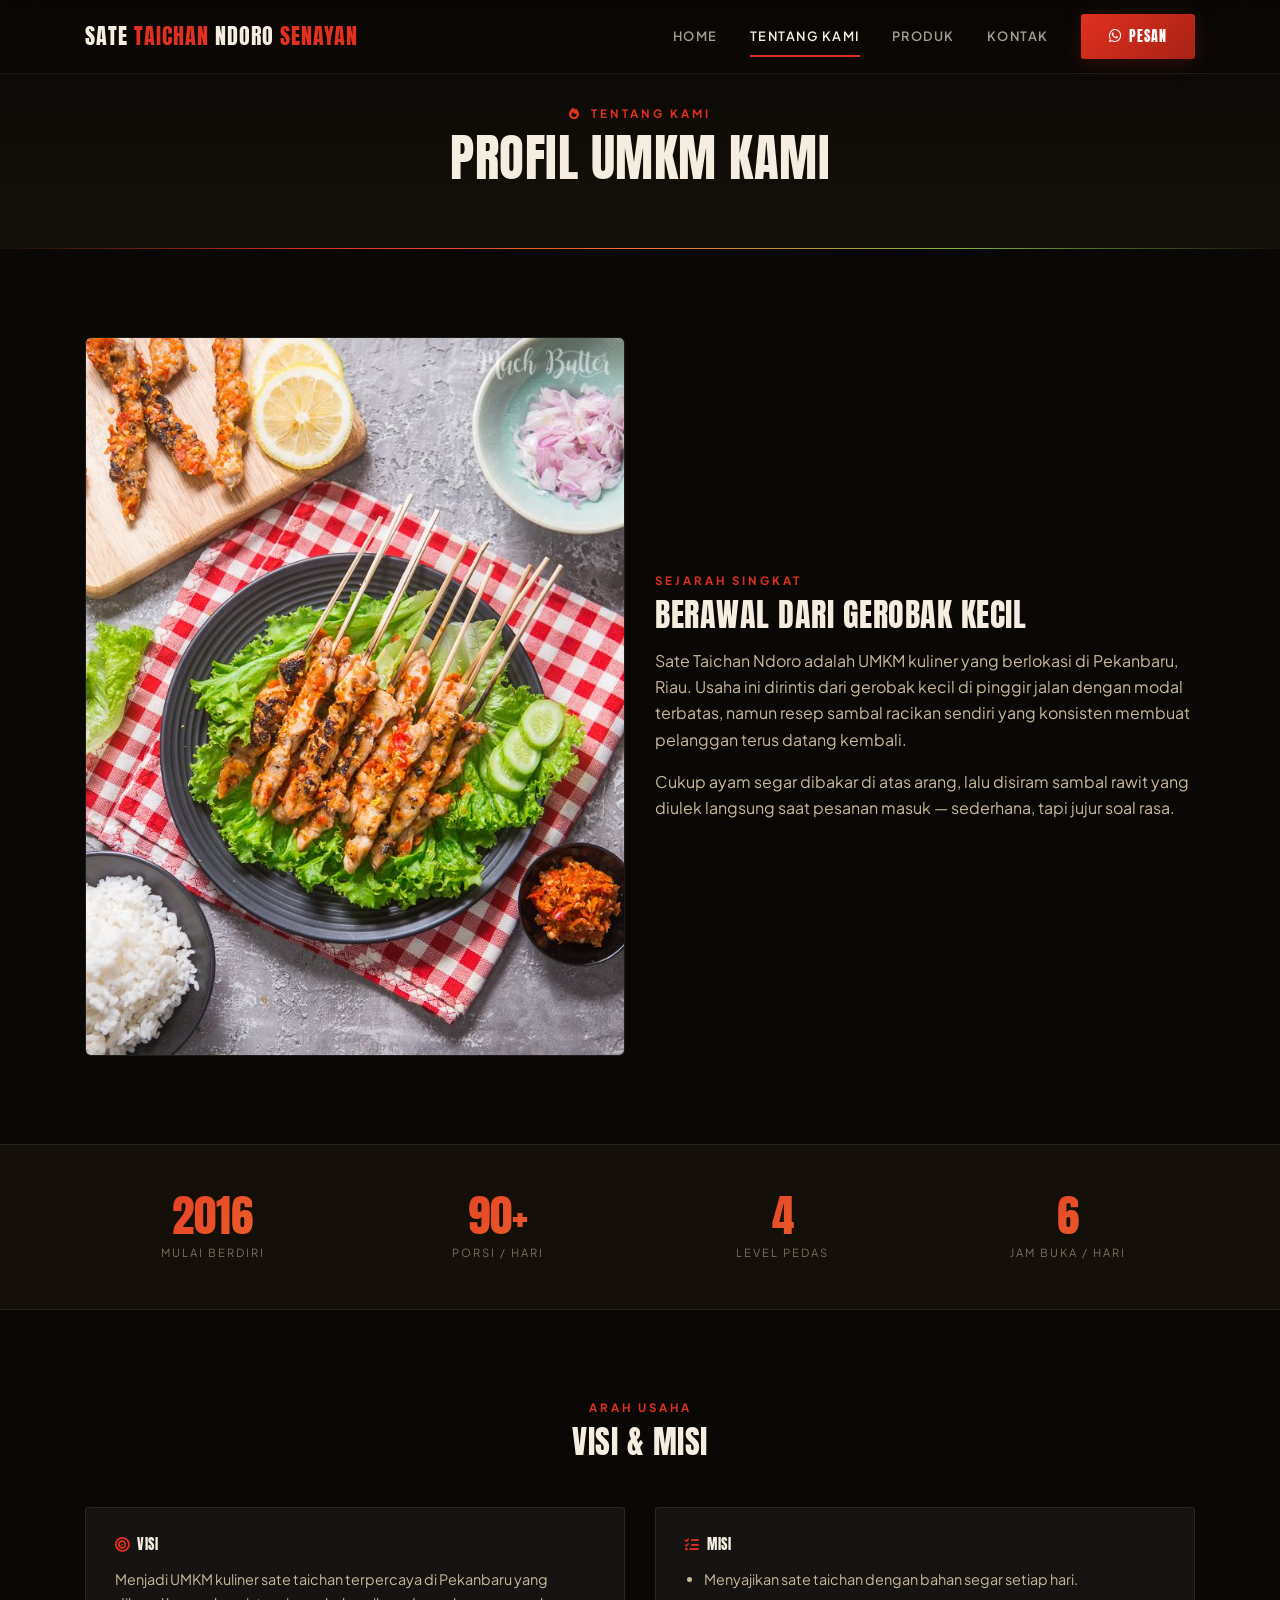
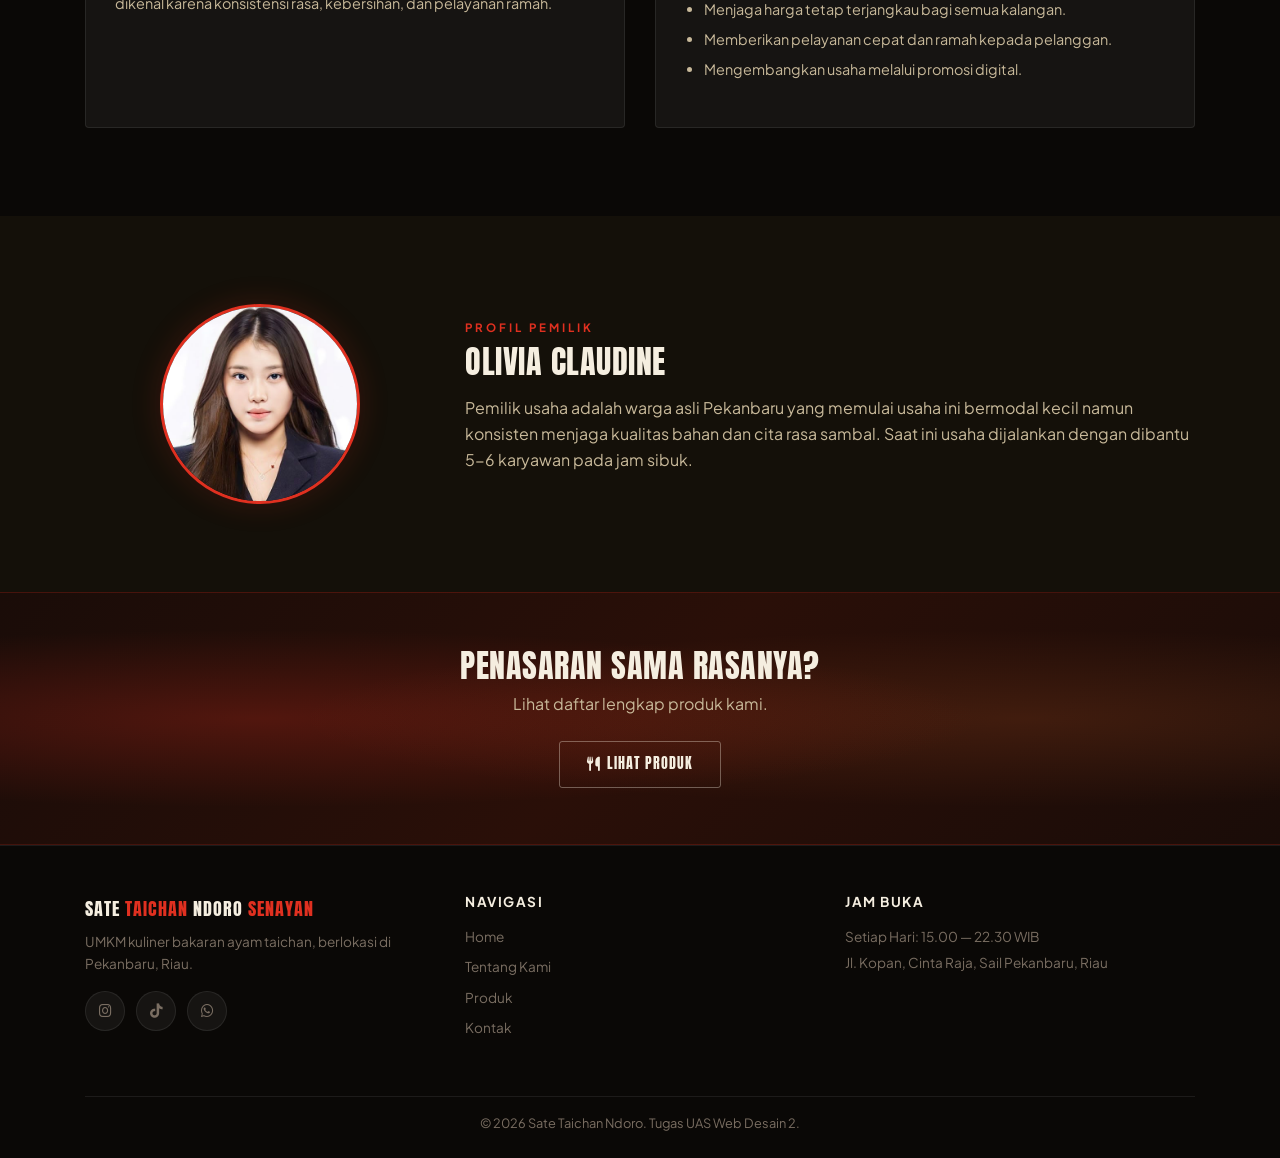
<file: tentang.html>
<!DOCTYPE html>
<html lang="id">
<head>
<meta charset="UTF-8">
<meta name="viewport" content="width=device-width, initial-scale=1.0">
<title>Tentang Kami — Sate Taichan Ndoro Senayan</title>
<link rel="stylesheet" href="https://cdn.jsdelivr.net/npm/bootstrap@4.6.2/dist/css/bootstrap.min.css">
<link rel="stylesheet" href="https://cdnjs.cloudflare.com/ajax/libs/font-awesome/6.5.1/css/all.min.css">
<link href="https://fonts.googleapis.com/css2?family=Anton&family=Plus+Jakarta+Sans:wght@300;400;500;600;700;800&display=swap" rel="stylesheet">
<link rel="stylesheet" href="style.css">
</head>
<body>

<nav class="navbar navbar-expand-lg navbar-ndoro fixed-top" id="mainNav">
  <div class="container">
    <a class="navbar-brand" href="index.html">SATE <span>TAICHAN</span> NDORO <span>SENAYAN</span></a>
    <button class="navbar-toggler" type="button" data-toggle="collapse" data-target="#navMenu"><span class="navbar-toggler-icon"></span></button>
    <div class="collapse navbar-collapse" id="navMenu">
      <ul class="navbar-nav ml-auto align-items-lg-center">
        <li class="nav-item"><a class="nav-link" href="index.html">Home</a></li>
        <li class="nav-item"><a class="nav-link active" href="tentang.html">Tentang Kami</a></li>
        <li class="nav-item"><a class="nav-link" href="produk.html">Produk</a></li>
        <li class="nav-item"><a class="nav-link" href="kontak.html">Kontak</a></li>
        <li class="nav-item ml-lg-3"><a class="btn btn-bara btn-sm" href="https://wa.me/6285356181644" target="_blank"><i class="fab fa-whatsapp"></i> Pesan</a></li>
      </ul>
    </div>
  </div>
</nav>

<header class="page-header">
  <div class="container">
    <div class="eyebrow mb-2"><i class="fas fa-fire mr-1"></i> Tentang Kami</div>
    <h1 class="font-display">Profil UMKM Kami</h1>
  </div>
</header>

<!-- SEJARAH -->
<section class="section">
  <div class="container">
    <div class="row align-items-center">
      <div class="col-lg-6 mb-4 mb-lg-0">
        <img src="taichan.jpg" class="img-fluid" alt="Proses bakar" style="border-radius:6px; border:1px solid var(--glass-border);">
      </div>
      <div class="col-lg-6">
        <div class="eyebrow mb-2">Sejarah Singkat</div>
        <h2 class="font-display mb-3" style="color:var(--cream)">Berawal dari Gerobak Kecil</h2>
        <p style="color:var(--cream-dim);">Sate Taichan Ndoro adalah UMKM kuliner yang berlokasi di Pekanbaru, Riau. Usaha ini dirintis dari gerobak kecil di pinggir jalan dengan modal terbatas, namun resep sambal racikan sendiri yang konsisten membuat pelanggan terus datang kembali.</p>
        <p style="color:var(--cream-dim);" class="mb-0">Cukup ayam segar dibakar di atas arang, lalu disiram sambal rawit yang diulek langsung saat pesanan masuk — sederhana, tapi jujur soal rasa.</p>
      </div>
    </div>
  </div>
</section>

<!-- STATISTIK -->
<div class="bg-coal py-5" style="border-top:1px solid var(--glass-border);border-bottom:1px solid var(--glass-border);">
  <div class="container">
    <div class="row text-center">
      <div class="col-6 col-md-3 mb-4 mb-md-0"><div class="stat-box"><div class="angka" data-target="2016" data-suffix="">2016</div><div class="label">Mulai Berdiri</div></div></div>
      <div class="col-6 col-md-3 mb-4 mb-md-0"><div class="stat-box"><div class="angka" data-target="200" data-suffix="+">200+</div><div class="label">Porsi / Hari</div></div></div>
      <div class="col-6 col-md-3"><div class="stat-box"><div class="angka" data-target="4" data-suffix="">4</div><div class="label">Level Pedas</div></div></div>
      <div class="col-6 col-md-3"><div class="stat-box"><div class="angka" data-target="8" data-suffix="">8</div><div class="label">Jam Buka / Hari</div></div></div>
    </div>
  </div>
</div>

<!-- VISI MISI -->
<section class="section">
  <div class="container">
    <div class="text-center mb-5">
      <div class="eyebrow mb-2">Arah Usaha</div>
      <h2 class="font-display" style="color:var(--cream)">Visi &amp; Misi</h2>
    </div>
    <div class="row">
      <div class="col-md-6 mb-4 mb-md-0">
        <div class="kartu-visi">
          <h5 class="font-display"><i class="fas fa-bullseye text-ember mr-2"></i>Visi</h5>
          <p>Menjadi UMKM kuliner sate taichan terpercaya di Pekanbaru yang dikenal karena konsistensi rasa, kebersihan, dan pelayanan ramah.</p>
        </div>
      </div>
      <div class="col-md-6">
        <div class="kartu-visi">
          <h5 class="font-display"><i class="fas fa-list-check text-ember mr-2"></i>Misi</h5>
          <ul>
            <li>Menyajikan sate taichan dengan bahan segar setiap hari.</li>
            <li>Menjaga harga tetap terjangkau bagi semua kalangan.</li>
            <li>Memberikan pelayanan cepat dan ramah kepada pelanggan.</li>
            <li>Mengembangkan usaha melalui promosi digital.</li>
          </ul>
        </div>
      </div>
    </div>
  </div>
</section>

<!-- PROFIL PEMILIK -->
<section class="section bg-coal">
  <div class="container">
    <div class="row align-items-center">
      <div class="col-md-4 mb-4 mb-md-0 text-center">
        <img src="foto.jpeg" class="img-fluid rounded-circle" alt="Pemilik" style="width:200px;height:200px;object-fit:cover;border:3px solid var(--ember);box-shadow:0 0 30px var(--ember-glow-sm);">
      </div>
      <div class="col-md-8">
        <div class="eyebrow mb-2">Profil Pemilik</div>
        <h2 class="font-display mb-3" style="color:var(--cream)">Olivia Claudine</h2>
        <p style="color:var(--cream-dim);">Pemilik usaha adalah warga asli Pekanbaru yang memulai usaha ini bermodal kecil namun konsisten menjaga kualitas bahan dan cita rasa sambal. Saat ini usaha dijalankan dengan dibantu 5-6 karyawan pada jam sibuk.</p>
      </div>
    </div>
  </div>
</section>

<!-- CTA -->
<section class="cta-banner py-5">
  <div class="container text-center py-2">
    <h3 class="font-display mb-2" style="font-size:2rem;">Penasaran Sama Rasanya?</h3>
    <p class="mb-4" style="color:var(--cream-dim);">Lihat daftar lengkap produk kami.</p>
    <a href="produk.html" class="btn btn-outline-cream"><i class="fas fa-utensils"></i> Lihat Produk</a>
  </div>
</section>

<footer class="footer-ndoro pt-5 pb-4">
  <div class="container">
    <div class="row">
      <div class="col-md-4 mb-4">
        <div class="footer-brand mb-2">SATE <span>TAICHAN</span> NDORO <span>SENAYAN</span></div>
        <p class="mb-3">UMKM kuliner bakaran ayam taichan, berlokasi di Pekanbaru, Riau.</p>
        <div class="sosial">
          <a href="https://www.instagram.com/taichanndorosenayan?igsh=OXV0dW5rdGIwYjVm"><i class="fab fa-instagram"></i></a>
          <a href="#"><i class="fab fa-tiktok"></i></a>
          <a href="https://wa.me/6285356181644" target="_blank"><i class="fab fa-whatsapp"></i></a>
        </div>
      </div>
      <div class="col-md-4 mb-4">
        <h5>Navigasi</h5>
        <ul class="list-unstyled">
          <li><a href="index.html">Home</a></li>
          <li><a href="tentang.html">Tentang Kami</a></li>
          <li><a href="produk.html">Produk</a></li>
          <li><a href="kontak.html">Kontak</a></li>
        </ul>
      </div>
      <div class="col-md-4 mb-4">
        <h5>Jam Buka</h5>
        <p class="mb-1">Setiap Hari: 15.00 — 22.30 WIB</p>
        <p>Jl. Kopan, Cinta Raja, Sail Pekanbaru, Riau</p>
      </div>
    </div>
    <hr class="footer-hr">
    <p class="text-center mb-0" style="font-size:.8rem;">&copy; 2026 Sate Taichan Ndoro. Tugas UAS Web Desain 2.</p>
  </div>
</footer>

<button id="btnTop"><i class="fas fa-arrow-up"></i></button>
<script src="https://cdn.jsdelivr.net/npm/jquery@3.6.0/dist/jquery.min.js"></script>
<script src="https://cdn.jsdelivr.net/npm/bootstrap@4.6.2/dist/js/bootstrap.bundle.min.js"></script>
<script src="main.js"></script>
<script>window.addEventListener('scroll',function(){document.getElementById('mainNav').classList.toggle('scrolled',window.scrollY>50);});</script>
</body>
</html>
</file>
<file: style.css>
/* ============================================================
   SATE TAICHAN NDORO — Modern Dark Premium CSS
   Palette:
     --void    : #0A0806  (hitam arang, bg utama)
     --coal    : #141009  (layer kedua)
     --ember   : #E03020  (merah bara, aksen utama)
     --glow    : #F07030  (jingga api, aksen hangat)
     --lime    : #7DB33F  (hijau limau, aksen segar)
     --smoke   : rgba(255,255,255,0.06)  (glass surface)
     --cream   : #F5EEE0  (krem, teks terang)
     --muted   : #9E9080  (teks redup)
   ============================================================ */

@import url('https://fonts.googleapis.com/css2?family=Anton&family=Plus+Jakarta+Sans:wght@300;400;500;600;700;800&display=swap');

:root {
  --void: #0A0806;
  --coal: #141009;
  --surface: #1E1710;
  --ember: #E03020;
  --ember-dark: #A82215;
  --glow: #F07030;
  --lime: #7DB33F;
  --cream: #F5EEE0;
  --cream-dim: #C8B99A;
  --muted: #7A6E62;
  --glass: rgba(255,255,255,0.05);
  --glass-border: rgba(255,255,255,0.08);
  --ember-glow: rgba(224,48,32,0.35);
  --ember-glow-sm: rgba(224,48,32,0.18);
}

*, *::before, *::after { box-sizing: border-box; }

html { scroll-behavior: smooth; }

body {
  font-family: 'Plus Jakarta Sans', sans-serif;
  background: var(--void);
  color: var(--cream);
  overflow-x: hidden;
  line-height: 1.65;
}

h1,h2,h3,h4,.font-display {
  font-family: 'Anton', sans-serif;
  text-transform: uppercase;
  letter-spacing: .5px;
  line-height: 1.05;
}

a { transition: all .2s ease; }
img { max-width: 100%; }

/* ── Utilities ── */
.text-ember { color: var(--ember) !important; }
.text-glow  { color: var(--glow) !important; }
.text-lime  { color: var(--lime) !important; }
.text-muted-custom { color: var(--muted) !important; }
.bg-void    { background: var(--void); }
.bg-coal    { background: var(--coal); }
.bg-surface { background: var(--surface); }

.eyebrow {
  font-family: 'Plus Jakarta Sans', sans-serif;
  font-size: .72rem;
  font-weight: 700;
  letter-spacing: 3px;
  text-transform: uppercase;
  color: var(--ember);
}

.skewer-divider {
  display: flex;
  align-items: center;
  justify-content: center;
  gap: .75rem;
  margin-bottom: 1.25rem;
}
.skewer-divider .line {
  width: 40px;
  height: 1.5px;
  background: linear-gradient(90deg, transparent, var(--ember));
}
.skewer-divider .line:last-child {
  background: linear-gradient(90deg, var(--ember), transparent);
}
.skewer-divider i { color: var(--ember); font-size: .85rem; }

/* ── Buttons ── */
.btn-bara {
  display: inline-flex;
  align-items: center;
  gap: .4rem;
  background: linear-gradient(135deg, var(--ember) 0%, var(--ember-dark) 100%);
  border: none;
  color: #fff;
  font-family: 'Anton', sans-serif;
  font-size: .9rem;
  letter-spacing: 1px;
  text-transform: uppercase;
  padding: .75rem 1.75rem;
  border-radius: 3px;
  box-shadow: 0 4px 20px var(--ember-glow-sm);
  transition: all .25s ease;
}
.btn-bara:hover {
  color: #fff;
  transform: translateY(-2px);
  box-shadow: 0 8px 28px var(--ember-glow);
}

.btn-outline-cream {
  display: inline-flex;
  align-items: center;
  gap: .4rem;
  background: transparent;
  border: 1.5px solid rgba(245,238,224,.35);
  color: var(--cream);
  font-family: 'Anton', sans-serif;
  font-size: .9rem;
  letter-spacing: 1px;
  text-transform: uppercase;
  padding: .72rem 1.7rem;
  border-radius: 3px;
  transition: all .25s ease;
}
.btn-outline-cream:hover {
  background: rgba(245,238,224,.08);
  border-color: rgba(245,238,224,.7);
  color: var(--cream);
  transform: translateY(-2px);
}

/* ── Navbar ── */
.navbar-ndoro {
  background: rgba(10,8,6,.82);
  backdrop-filter: blur(18px);
  -webkit-backdrop-filter: blur(18px);
  border-bottom: 1px solid var(--glass-border);
  padding: .85rem 0;
  transition: background .3s ease;
}
.navbar-ndoro.scrolled {
  background: rgba(10,8,6,.97);
}
.navbar-ndoro .navbar-brand {
  font-family: 'Anton', sans-serif;
  color: var(--cream);
  font-size: 1.35rem;
  letter-spacing: 1px;
}
.navbar-ndoro .navbar-brand span { color: var(--ember); }
.navbar-ndoro .navbar-toggler {
  border-color: var(--glass-border);
  padding: .3rem .6rem;
}
.navbar-ndoro .navbar-toggler-icon {
  background-image: url("data:image/svg+xml,%3csvg xmlns='http://www.w3.org/2000/svg' viewBox='0 0 30 30'%3e%3cpath stroke='rgba(245, 238, 224, 0.85)' stroke-linecap='round' stroke-miterlimit='10' stroke-width='2' d='M4 7h22M4 15h22M4 23h22'/%3e%3c/svg%3e");
}
.navbar-ndoro .nav-link {
  color: rgba(245,238,224,.65) !important;
  font-weight: 600;
  font-size: .8rem;
  letter-spacing: 1.5px;
  text-transform: uppercase;
  padding: .5rem 1rem !important;
  position: relative;
}
.navbar-ndoro .nav-link::after {
  content: "";
  position: absolute;
  bottom: -2px; left: 1rem; right: 1rem;
  height: 1.5px;
  background: var(--ember);
  transform: scaleX(0);
  transition: transform .2s ease;
}
.navbar-ndoro .nav-link:hover,
.navbar-ndoro .nav-link.active {
  color: var(--cream) !important;
}
.navbar-ndoro .nav-link:hover::after,
.navbar-ndoro .nav-link.active::after { transform: scaleX(1); }

/* ── Hero Carousel ── */
.hero-carousel .carousel-item {
  height: 88vh;
  min-height: 520px;
  background-size: cover;
  background-position: center;
  position: relative;
}
.hero-carousel .carousel-item::after {
  content: "";
  position: absolute;
  inset: 0;
  background:
    linear-gradient(180deg,
      rgba(10,8,6,.35) 0%,
      rgba(10,8,6,.6) 50%,
      rgba(10,8,6,.92) 100%),
    radial-gradient(ellipse at 20% 60%, rgba(224,48,32,.22) 0%, transparent 55%);
}
.hero-carousel .carousel-caption {
  position: absolute;
  inset: 0;
  display: flex;
  flex-direction: column;
  justify-content: flex-end;
  padding: 0 0 5rem 0;
  text-align: left;
  z-index: 2;
}
.hero-carousel .caption-inner { max-width: 640px; }
.hero-carousel .display-hero {
  font-family: 'Anton', sans-serif;
  font-size: clamp(2.6rem, 6vw, 4.8rem);
  color: var(--cream);
  text-transform: uppercase;
  letter-spacing: .5px;
  line-height: 1.02;
  margin-bottom: 1rem;
}
.hero-carousel .hero-sub {
  font-size: 1.05rem;
  color: var(--cream-dim);
  max-width: 480px;
  margin-bottom: 1.8rem;
  font-weight: 400;
}
.hero-carousel .carousel-indicators {
  margin-bottom: 1.5rem;
}
.hero-carousel .carousel-indicators li {
  width: 28px; height: 2px;
  background: rgba(245,238,224,.35);
  border: none;
  border-radius: 2px;
  transition: all .3s;
}
.hero-carousel .carousel-indicators li.active {
  background: var(--ember);
  width: 48px;
}
.hero-carousel .carousel-control-prev,
.hero-carousel .carousel-control-next {
  width: 48px; height: 48px;
  background: var(--glass);
  border: 1px solid var(--glass-border);
  border-radius: 50%;
  top: 50%; transform: translateY(-50%);
  opacity: 1;
  margin: 0 1.5rem;
}
.hero-carousel .carousel-control-prev:hover,
.hero-carousel .carousel-control-next:hover {
  background: rgba(224,48,32,.3);
  border-color: var(--ember);
}

/* ── Page Header (halaman dalam) ── */
.page-header {
  padding: 6.5rem 0 3.5rem;
  background:
    linear-gradient(180deg, var(--void) 0%, var(--coal) 100%);
  position: relative;
  text-align: center;
}
.page-header::after {
  content: "";
  position: absolute;
  bottom: 0; left: 0; right: 0;
  height: 1px;
  background: linear-gradient(90deg, transparent, var(--ember), var(--glow), var(--lime), transparent);
}
.page-header h1 { font-size: clamp(2rem, 5vw, 3.2rem); color: var(--cream); }

/* ── Section ── */
.section { padding: 5.5rem 0; }
@media(max-width:767px){ .section { padding: 3.5rem 0; } }

/* ── Glass Card (kartu fitur) ── */
.kartu-fitur {
  background: var(--glass);
  border: 1px solid var(--glass-border);
  border-top: 2px solid var(--ember);
  padding: 2rem 1.6rem;
  height: 100%;
  border-radius: 4px;
  transition: all .3s ease;
  position: relative;
  overflow: hidden;
}
.kartu-fitur::before {
  content: "";
  position: absolute;
  top: 0; left: 0; right: 0;
  height: 2px;
  background: linear-gradient(90deg, var(--ember), var(--glow));
  border-radius: 4px 4px 0 0;
}
.kartu-fitur:hover {
  background: rgba(255,255,255,.08);
  border-color: rgba(224,48,32,.4);
  transform: translateY(-6px);
  box-shadow: 0 20px 50px rgba(0,0,0,.5), 0 0 0 1px rgba(224,48,32,.15);
}
.kartu-fitur i { font-size: 2rem; color: var(--ember); }
.kartu-fitur h4 { color: var(--cream); font-size: 1rem; margin-top: .5rem; }
.kartu-fitur p { color: var(--muted); font-size: .9rem; margin: 0; }

/* ── Kartu Menu (produk) ── */
.kartu-menu {
  background: var(--glass);
  border: 1px solid var(--glass-border);
  border-radius: 6px;
  overflow: hidden;
  height: 100%;
  cursor: pointer;
  transition: all .3s ease;
}
.kartu-menu:hover {
  transform: translateY(-6px);
  border-color: rgba(224,48,32,.4);
  box-shadow: 0 24px 60px rgba(0,0,0,.55), 0 0 0 1px rgba(224,48,32,.12);
}
.kartu-menu .foto {
  height: 200px;
  background-size: cover;
  background-position: center;
  position: relative;
  overflow: hidden;
}
.kartu-menu .foto::after {
  content: "";
  position: absolute;
  inset: 0;
  background: linear-gradient(180deg, transparent 50%, rgba(10,8,6,.8) 100%);
  transition: opacity .3s;
}
.kartu-menu:hover .foto::after { opacity: .6; }
.kartu-menu .badge-pedas {
  position: absolute;
  top: 10px; right: 10px;
  background: var(--ember);
  color: #fff;
  font-family: 'Anton', sans-serif;
  font-size: .65rem;
  letter-spacing: 1px;
  padding: .25rem .65rem;
  border-radius: 2px;
  z-index: 2;
  box-shadow: 0 2px 10px var(--ember-glow-sm);
}
.kartu-menu .isi { padding: 1.2rem; }
.kartu-menu .isi h5 { color: var(--cream); font-size: .9rem; margin-bottom: .35rem; }
.kartu-menu .isi p { color: var(--muted); font-size: .82rem; margin-bottom: .75rem; }
.kartu-menu .harga {
  font-family: 'Anton', sans-serif;
  color: var(--ember);
  font-size: 1.2rem;
}
.kartu-menu .detail-hint { color: var(--ember); font-size: .78rem; font-weight: 600; }

/* ── Stat Box ── */
.stat-box { text-align: center; }
.stat-box .angka {
  font-family: 'Anton', sans-serif;
  font-size: 2.8rem;
  line-height: 1;
  background: linear-gradient(135deg, var(--ember), var(--glow));
  -webkit-background-clip: text;
  -webkit-text-fill-color: transparent;
  background-clip: text;
}
.stat-box .label {
  font-size: .7rem;
  letter-spacing: 2px;
  text-transform: uppercase;
  color: var(--muted);
  margin-top: .3rem;
}

/* ── Garis pemisah stat ── */
.stat-divider {
  border-color: var(--glass-border) !important;
}

/* ── Spice strip ── */
.spice-strip {
  background: var(--coal);
  border-top: 1px solid var(--glass-border);
  border-bottom: 1px solid var(--glass-border);
}
.spice-strip span { color: var(--cream-dim); font-size: .85rem; font-weight: 500; }
.spice-strip .text-ember { color: var(--ember) !important; }

/* ── Modal ── */
.modal-ndoro .modal-content {
  background: var(--coal);
  border: 1px solid var(--glass-border);
  border-radius: 6px;
  color: var(--cream);
}
.modal-ndoro .modal-header {
  background: var(--surface);
  border-bottom: 1px solid var(--glass-border);
  padding: 1.2rem 1.5rem;
}
.modal-ndoro .modal-header .modal-title { color: var(--cream); font-size: 1rem; }
.modal-ndoro .modal-header .close { color: var(--cream-dim); opacity: 1; font-size: 1.4rem; }
.modal-ndoro .modal-header .close:hover { color: var(--ember); }
.modal-ndoro .foto-modal {
  height: 260px;
  background-size: cover;
  background-position: center;
}
.modal-ndoro .modal-body { padding: 1.5rem; }
.modal-ndoro .modal-body p { color: var(--cream-dim); font-size: .9rem; }
.modal-ndoro .modal-harga {
  font-family: 'Anton', sans-serif;
  color: var(--ember);
  font-size: 1.5rem;
}
.modal-ndoro .modal-footer {
  border-top: 1px solid var(--glass-border);
  padding: 1rem 1.5rem;
}

/* ── Accordion FAQ ── */
.card-faq {
  background: var(--glass);
  border: 1px solid var(--glass-border) !important;
  border-radius: 4px !important;
  margin-bottom: .6rem;
  overflow: hidden;
}
.card-faq .card-header {
  background: var(--surface);
  border: none;
  padding: 0;
}
.card-faq .btn-faq {
  width: 100%;
  text-align: left;
  color: var(--cream) !important;
  font-weight: 600;
  font-size: .9rem;
  padding: 1.1rem 1.3rem;
  text-decoration: none;
  display: flex;
  justify-content: space-between;
  align-items: center;
  background: transparent;
  border: none;
  cursore: pointer;
}
.card-faq .btn-faq:hover { color: var(--ember) !important; text-decoration: none; }
.card-faq .btn-faq i { color: var(--ember); font-size: .8rem; transition: transform .2s; }
.card-faq .btn-faq[aria-expanded="true"] i { transform: rotate(180deg); }
.card-faq .card-body { color: var(--cream-dim); font-size: .88rem; padding: 0 1.3rem 1.1rem; }

/* ── Form Kontak ── */
.form-ndoro .form-control {
  background: var(--glass);
  border: 1px solid var(--glass-border);
  border-radius: 3px;
  color: var(--cream);
  padding: .75rem 1rem;
  font-size: .9rem;
  transition: all .2s;
}
.form-ndoro .form-control::placeholder { color: var(--muted); }
.form-ndoro .form-control:focus {
  background: rgba(255,255,255,.07);
  border-color: var(--ember);
  color: var(--cream);
  box-shadow: 0 0 0 3px var(--ember-glow-sm);
}
.form-ndoro label {
  color: var(--cream-dim);
  font-size: .75rem;
  font-weight: 700;
  letter-spacing: 1.5px;
  text-transform: uppercase;
  margin-bottom: .4rem;
}
.form-ndoro select option { background: var(--coal); color: var(--cream); }
.form-ndoro .invalid-feedback { display: none; color: #ff6b5e; font-size: .8rem; }
.form-ndoro .was-validated .form-control:invalid ~ .invalid-feedback,
.form-ndoro .form-control.is-invalid ~ .invalid-feedback { display: block; }
.form-ndoro .was-validated .form-control:invalid {
  border-color: #ff6b5e;
  box-shadow: 0 0 0 3px rgba(255,107,94,.15);
}

/* ── Info Kontak ── */
.info-kontak .d-flex i { min-width: 20px; margin-top: .25rem; }
.info-kontak strong { color: var(--cream); display: block; margin-bottom: .15rem; font-size: .82rem; font-weight: 700; text-transform: uppercase; letter-spacing: 1px; }
.info-kontak p { color: var(--muted); font-size: .88rem; margin: 0; }

/* ── Tabel jam buka ── */
.tabel-jam { border: none; }
.tabel-jam tr td {
  padding: .55rem 0;
  border: none;
  border-bottom: 1px solid var(--glass-border);
  color: var(--cream-dim);
  font-size: .88rem;
}
.tabel-jam tr:last-child td { border-bottom: none; }
.tabel-jam tr td:first-child { color: var(--muted); }

/* ── Peta ── */
.peta-wrap iframe {
  width: 100%;
  height: 340px;
  border: 0;
  border-radius: 4px;
  filter: invert(.9) hue-rotate(180deg) contrast(1.1) saturate(.8);
}

/* ── Testimoni ── */
.kartu-testi {
  background: var(--glass);
  border: 1px solid var(--glass-border);
  border-left: 3px solid var(--lime);
  border-radius: 4px;
  padding: 1.6rem;
  height: 100%;
  transition: transform .3s;
}
.kartu-testi:hover { transform: translateY(-4px); }
.kartu-testi p { color: var(--cream-dim); font-size: .9rem; font-style: italic; }
.kartu-testi .bintang i { color: var(--glow); font-size: .8rem; }
.kartu-testi small { color: var(--muted); font-size: .78rem; }

/* ── CTA Banner ── */
.cta-banner {
  position: relative;
  background: linear-gradient(135deg, #1a0c08 0%, #2a0f08 50%, #1a0c08 100%);
  border-top: 1px solid rgba(224,48,32,.2);
  border-bottom: 1px solid rgba(224,48,32,.2);
  overflow: hidden;
}
.cta-banner::before {
  content: "";
  position: absolute;
  inset: 0;
  background:
    radial-gradient(ellipse at 20% 50%, rgba(224,48,32,.25) 0%, transparent 50%),
    radial-gradient(ellipse at 80% 50%, rgba(240,112,48,.15) 0%, transparent 50%);
}
.cta-banner .container { position: relative; z-index: 1; }
.cta-banner h3 { color: var(--cream); }
.cta-banner p { color: var(--cream-dim); }

/* ── Visi Misi (Tentang) ── */
.kartu-visi {
  background: var(--glass);
  border: 1px solid var(--glass-border);
  border-radius: 4px;
  padding: 1.8rem;
  height: 100%;
}
.kartu-visi h5 { color: var(--cream); font-size: .9rem; margin-bottom: 1rem; }
.kartu-visi p, .kartu-visi li { color: var(--cream-dim); font-size: .9rem; }
.kartu-visi ul { padding-left: 1.2rem; }
.kartu-visi ul li { margin-bottom: .4rem; }

/* ── Sosial Media ── */
.sosial a {
  display: inline-flex;
  align-items: center;
  justify-content: center;
  width: 40px;
  height: 40px;
  background: var(--glass);
  border: 1px solid var(--glass-border);
  border-radius: 50%;
  margin-right: .5rem;
  color: var(--cream-dim);
  font-size: .9rem;
  transition: all .25s;
}
.sosial a:hover {
  background: var(--ember);
  border-color: var(--ember);
  color: #fff;
  transform: translateY(-2px);
  box-shadow: 0 6px 20px var(--ember-glow-sm);
  text-decoration: none;
}

/* ── Footer ── */
.footer-ndoro {
  background: var(--void);
  border-top: 1px solid var(--glass-border);
  color: var(--muted);
}
.footer-ndoro h5 {
  color: var(--cream);
  font-size: .85rem;
  font-weight: 700;
  text-transform: uppercase;
  letter-spacing: 1.5px;
  margin-bottom: 1rem;
}
.footer-ndoro p, .footer-ndoro li { font-size: .85rem; }
.footer-ndoro a { color: var(--muted); }
.footer-ndoro a:hover { color: var(--ember); text-decoration: none; }
.footer-ndoro ul li { margin-bottom: .5rem; }
.footer-brand {
  font-family: 'Anton', sans-serif;
  color: var(--cream);
  font-size: 1.1rem;
  letter-spacing: 1px;
}
.footer-brand span { color: var(--ember); }
.footer-hr { border-color: var(--glass-border); }

/* ── Tombol scroll ke atas ── */
#btnTop {
  position: fixed;
  bottom: 24px; right: 24px;
  z-index: 999;
  display: none;
  width: 44px; height: 44px;
  background: var(--ember);
  color: #fff;
  border: none;
  border-radius: 50%;
  font-size: 1rem;
  cursor: pointer;
  box-shadow: 0 6px 24px var(--ember-glow);
  transition: all .2s;
}
#btnTop:hover { transform: translateY(-3px); box-shadow: 0 10px 30px var(--ember-glow); }

/* ── Navbar scroll JS ── */
.navbar-ndoro.scrolled {
  background: rgba(10,8,6,.97);
  box-shadow: 0 2px 30px rgba(0,0,0,.5);
}

/* ── Responsif ── */
@media(max-width:991px){
  .navbar-ndoro .nav-link::after { display: none; }
  .navbar-collapse { background: rgba(10,8,6,.97); margin-top: .5rem; padding: .5rem 1rem 1rem; border: 1px solid var(--glass-border); border-radius: 4px; }
}
@media(max-width:767px){
  .hero-carousel .carousel-item { height: 78vh; }
  .hero-carousel .caption-inner { padding: 0 .5rem; }
  .hero-carousel .carousel-control-prev,
  .hero-carousel .carousel-control-next { display: none; }
  .section { padding: 3.5rem 0; }
  .page-header { padding: 5.5rem 0 2.5rem; }
}
</file>
